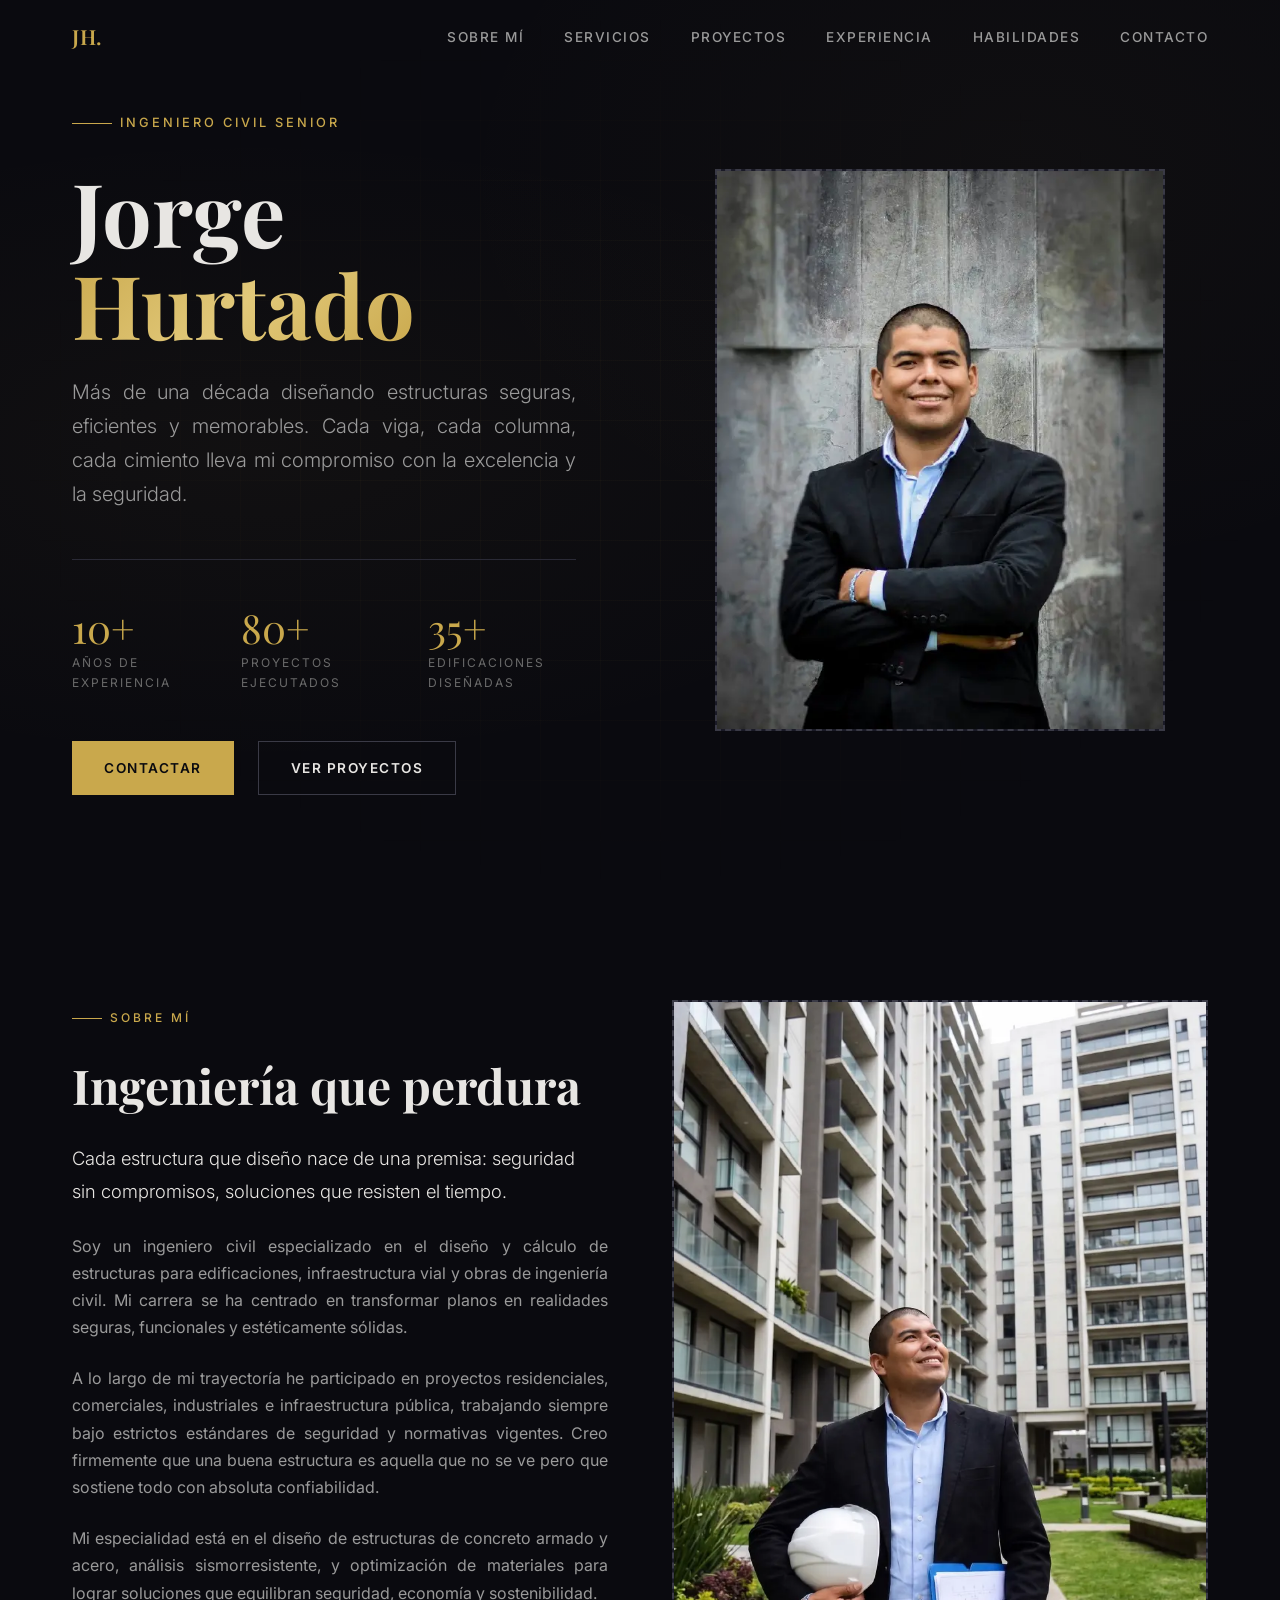
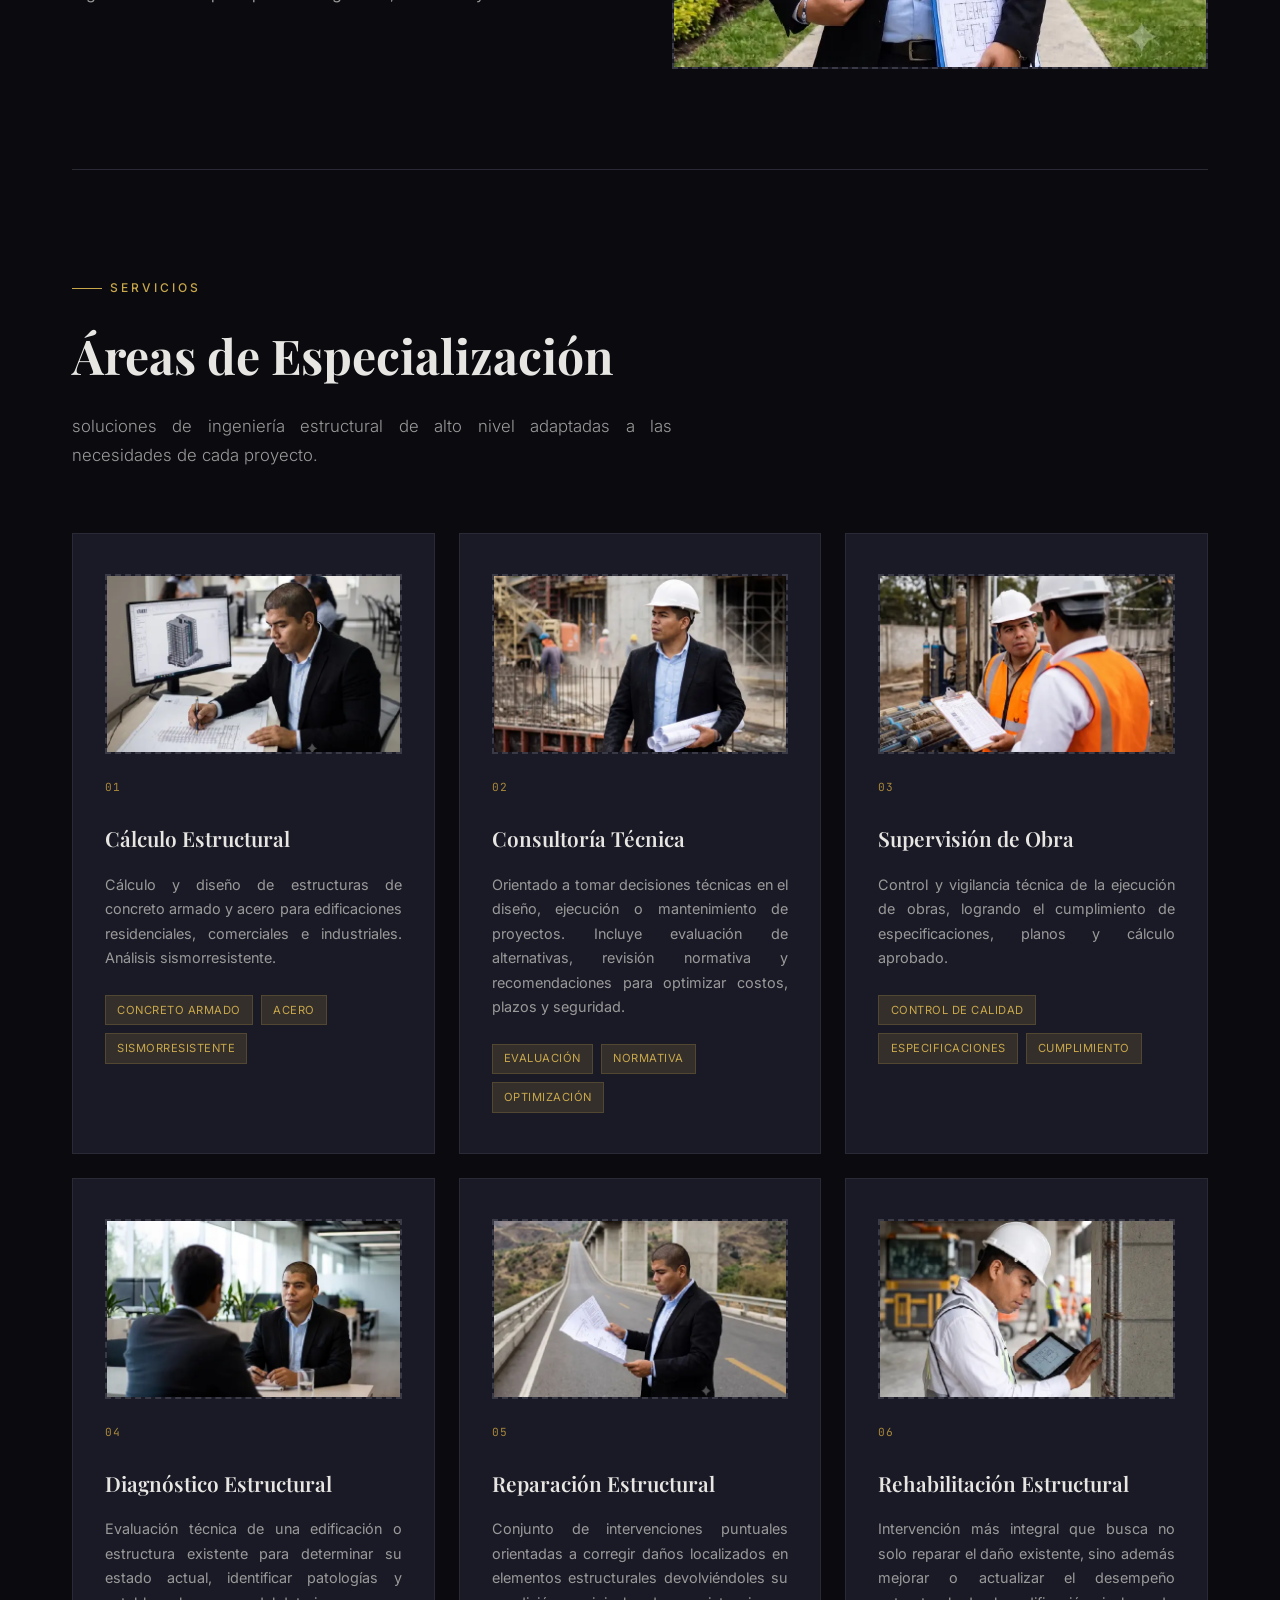
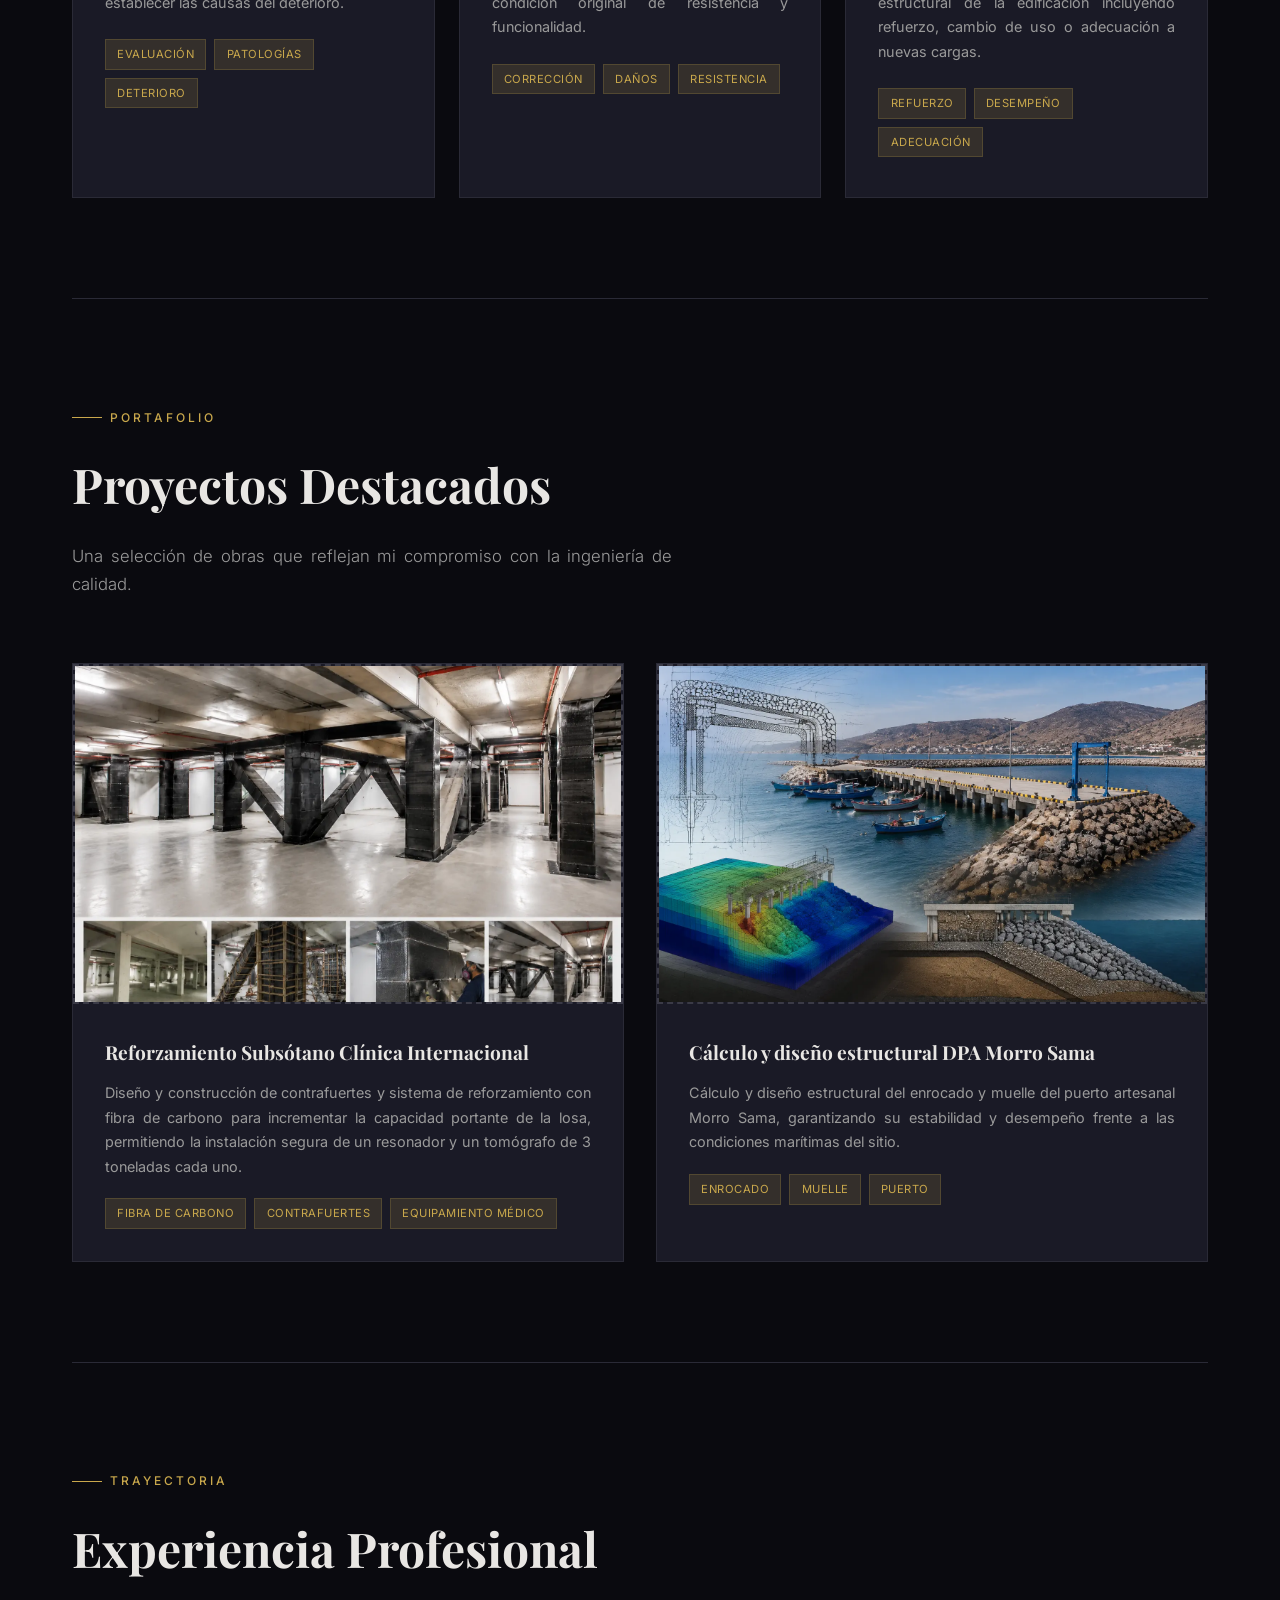
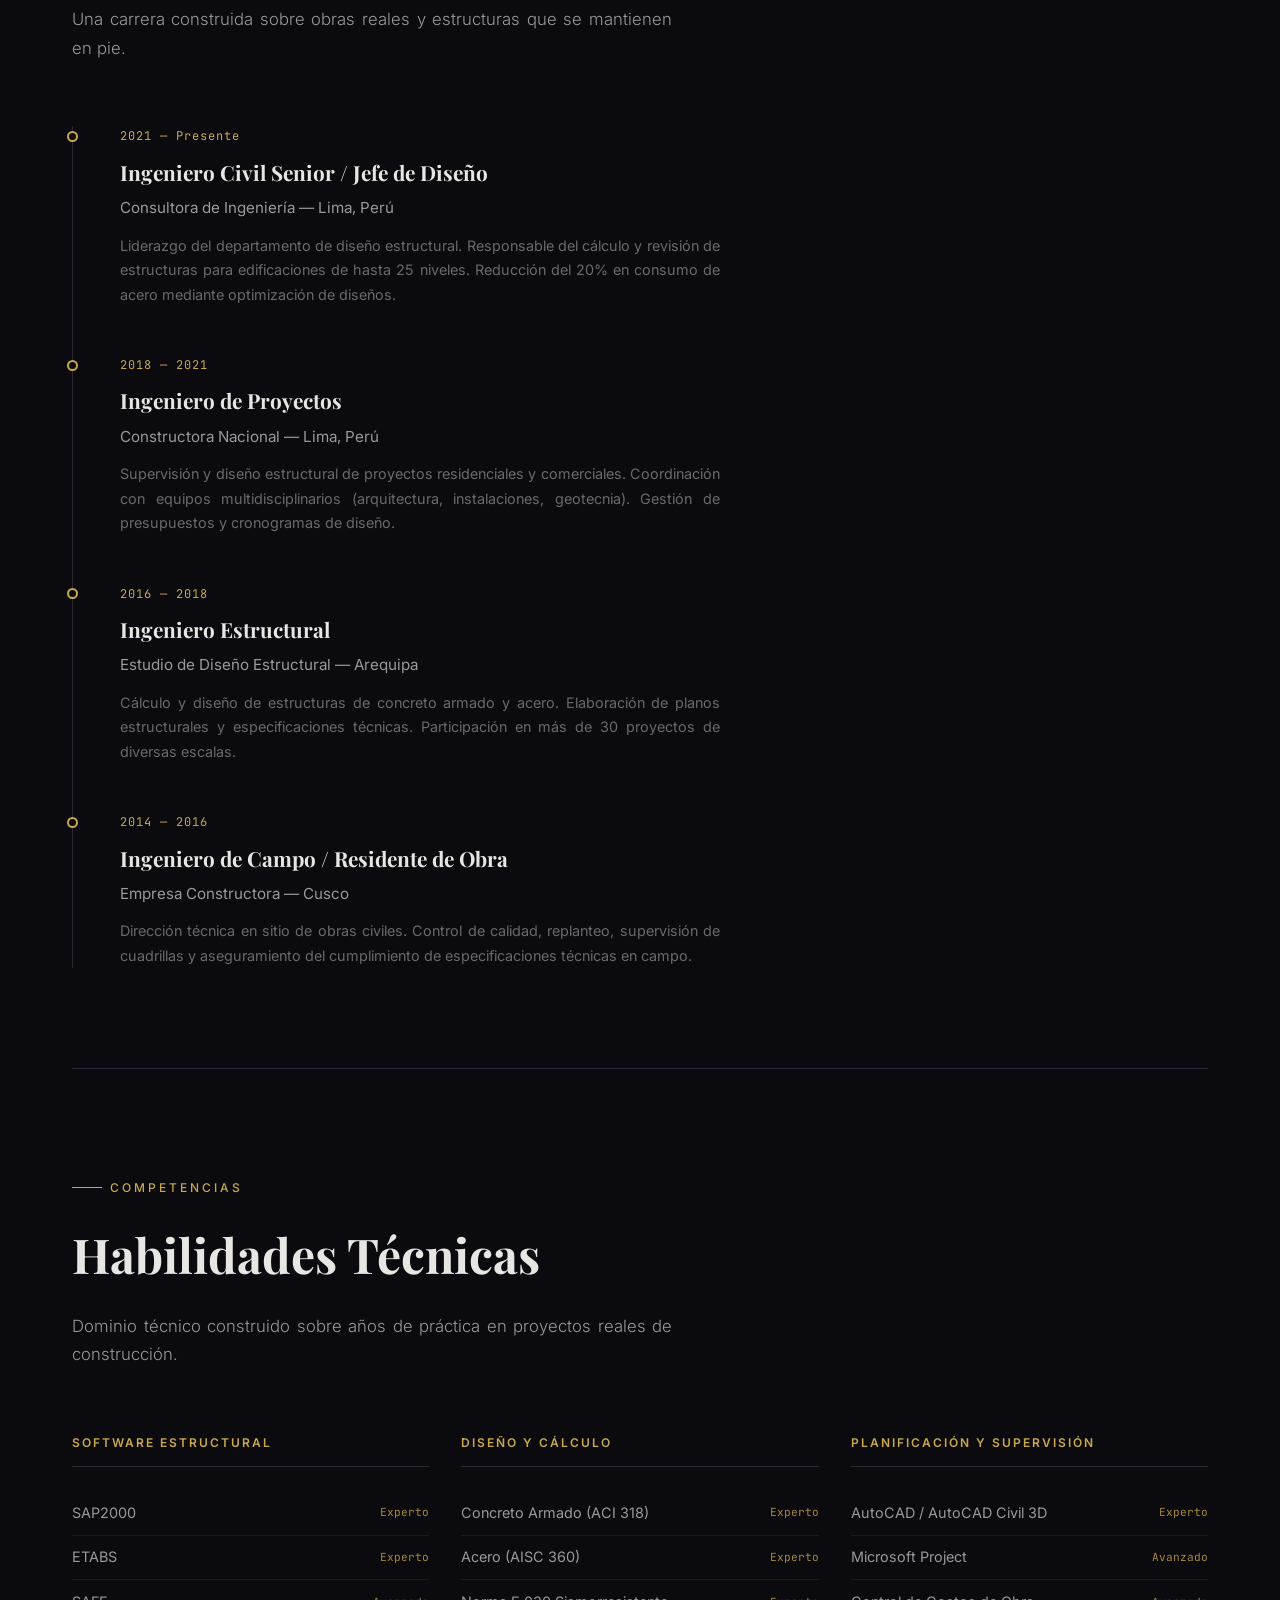
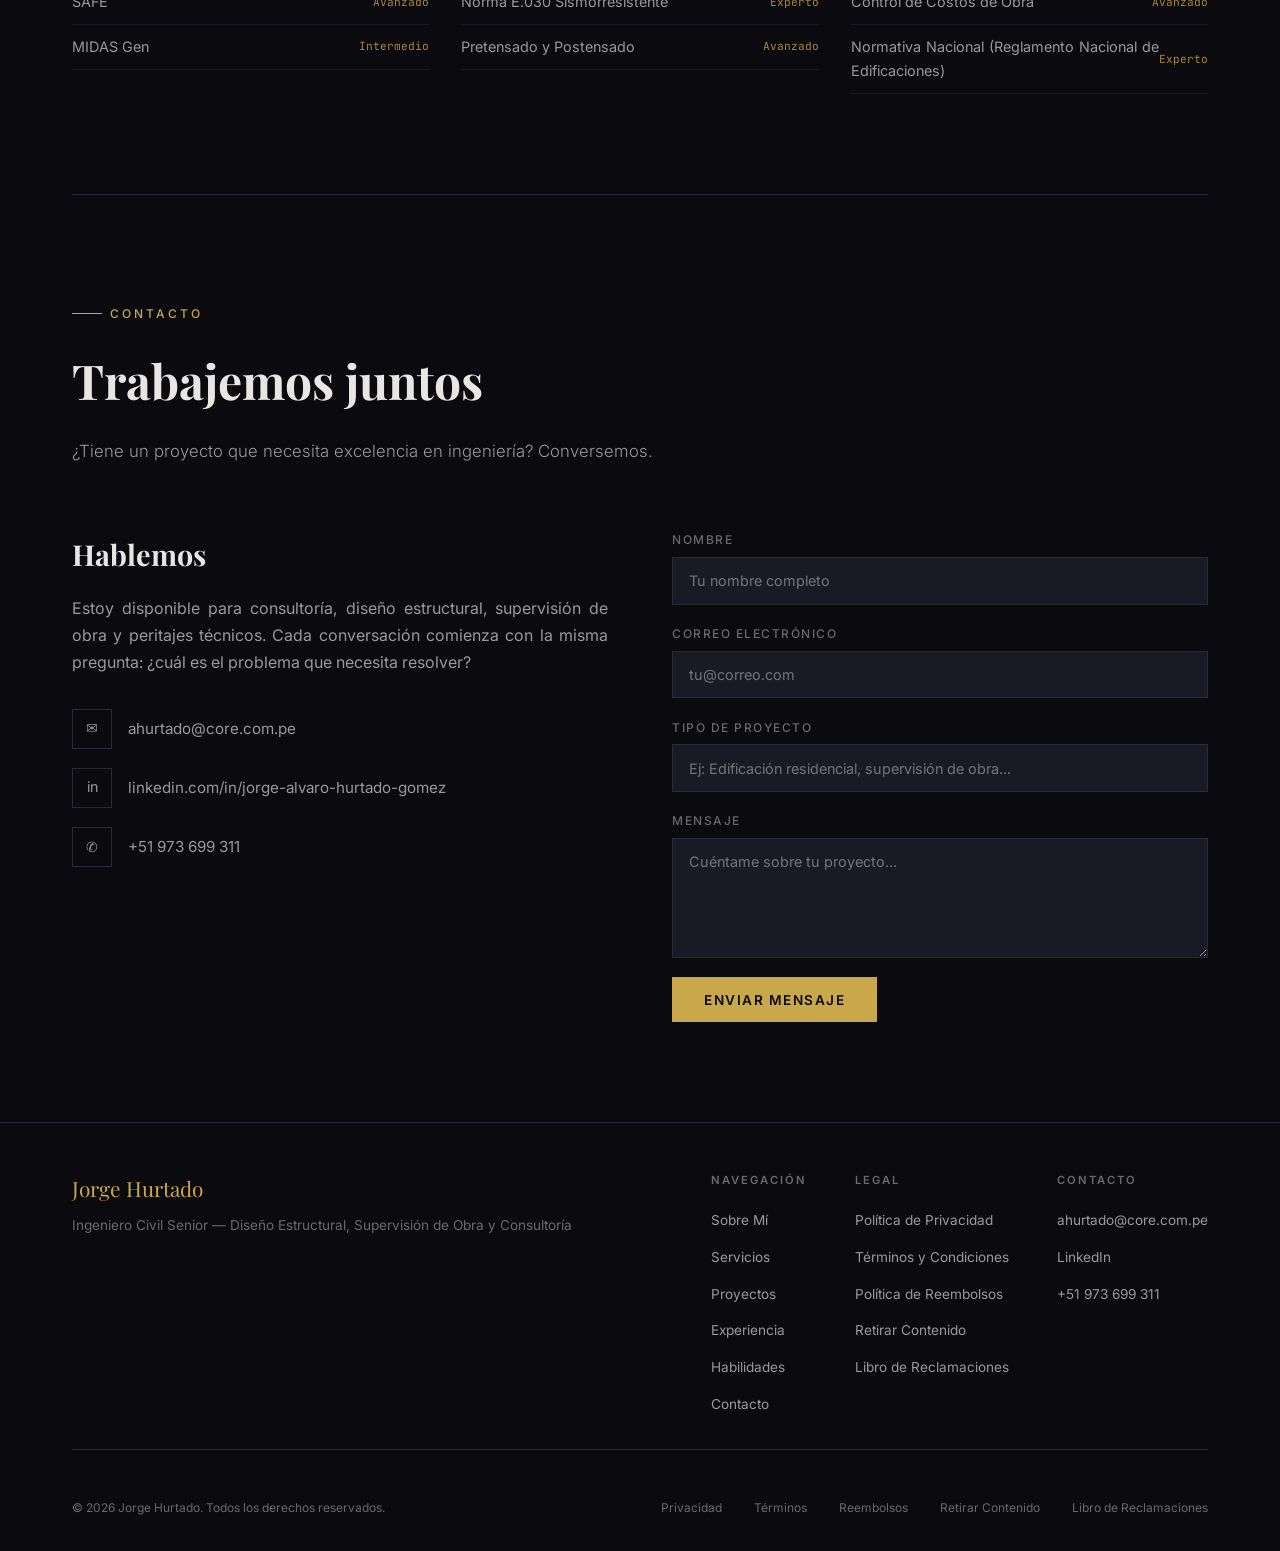
<file: index.html>
<!doctype html>
<html lang="es">
  <head>
    <meta charset="UTF-8" />
    <meta name="viewport" content="width=device-width, initial-scale=1.0" />
    <title>Jorge Hurtado — Ingeniero Civil Senior</title>
    <meta
      name="description"
      content="Portafolio profesional de Jorge Hurtado, Ingeniero Civil Senior. Diseño y cálculo de estructuras, supervisión de obra y gestión de proyectos de construcción."
    />
    <link rel="preconnect" href="https://fonts.googleapis.com" />
    <link rel="preconnect" href="https://fonts.gstatic.com" crossorigin />
    <link
      href="https://fonts.googleapis.com/css2?family=Inter:wght@300;400;500;600;700&family=Playfair+Display:wght@400;600;700&family=JetBrains+Mono:wght@400;500&display=swap"
      rel="stylesheet"
    />
    <link rel="icon" type="image/svg+xml" href="images/logo.svg" />
    <link rel="stylesheet" href="styles.css" />
  </head>
  <body>
    <!-- NAVIGATION -->
    <nav class="nav" id="nav">
      <div class="nav-inner">
        <a href="#" class="nav-logo">JH.</a>
        <ul class="nav-links" id="navLinks">
          <li><a href="#sobre-mi" onclick="closeNav()">Sobre Mí</a></li>
          <li><a href="#servicios" onclick="closeNav()">Servicios</a></li>
          <li><a href="#proyectos" onclick="closeNav()">Proyectos</a></li>
          <li><a href="#experiencia" onclick="closeNav()">Experiencia</a></li>
          <li><a href="#habilidades" onclick="closeNav()">Habilidades</a></li>
          <li><a href="#contacto" onclick="closeNav()">Contacto</a></li>
        </ul>
        <button class="nav-toggle" id="navToggle" aria-label="Menú">
          <span></span>
          <span></span>
          <span></span>
        </button>
      </div>
    </nav>

    <!-- HERO -->
    <section class="hero" id="hero">
      <div class="hero-bg"></div>
      <div class="hero-grid"></div>
      <div class="hero-content">
        <div class="hero-text">
          <div class="hero-label">Ingeniero Civil Senior</div>
          <h1 class="hero-name">
            Jorge<br /><span class="accent">Hurtado</span>
          </h1>
          <p class="hero-title">
            Más de una década diseñando estructuras seguras, eficientes y
            memorables. Cada viga, cada columna, cada cimiento lleva mi
            compromiso con la excelencia y la seguridad.
          </p>
          <div class="hero-meta">
            <div class="hero-stat">
              <div class="hero-stat-number">10+</div>
              <div class="hero-stat-label">Años de Experiencia</div>
            </div>
            <div class="hero-stat">
              <div class="hero-stat-number">80+</div>
              <div class="hero-stat-label">Proyectos Ejecutados</div>
            </div>
            <div class="hero-stat">
              <div class="hero-stat-number">35+</div>
              <div class="hero-stat-label">Edificaciones Diseñadas</div>
            </div>
          </div>
          <div class="hero-cta">
            <a href="#contacto" class="btn btn-primary">Contactar</a>
            <a href="#proyectos" class="btn btn-outline">Ver Proyectos</a>
          </div>
        </div>
        <div class="hero-photo">
          <div class="img-slot hero-photo-slot" data-img="1">
            <img
              src="images/hero.webp"
              alt="Jorge Hurtado — Ingeniero Civil Senior"
            />
          </div>
        </div>
      </div>
    </section>

    <!-- ABOUT -->
    <section class="section" id="sobre-mi">
      <div class="about-grid">
        <div class="about-text fade-in">
          <div class="section-label">Sobre Mí</div>
          <h2 class="section-title">Ingeniería que perdura</h2>
          <p class="section-subtitle">
            Cada estructura que diseño nace de una premisa: seguridad<br />sin
            compromisos, soluciones que resisten el tiempo.
          </p>
          <p>
            Soy un ingeniero civil especializado en el diseño y cálculo de
            estructuras para edificaciones, infraestructura vial y obras de
            ingeniería civil. Mi carrera se ha centrado en transformar planos en
            realidades seguras, funcionales y estéticamente sólidas.
          </p>
          <p>
            A lo largo de mi trayectoría he participado en proyectos
            residenciales, comerciales, industriales e infraestructura pública,
            trabajando siempre bajo estrictos estándares de seguridad y
            normativas vigentes. Creo firmemente que una buena estructura es
            aquella que no se ve pero que sostiene todo con absoluta
            confiabilidad.
          </p>
          <p>
            Mi especialidad está en el diseño de estructuras de concreto armado
            y acero, análisis sismorresistente, y optimización de materiales
            para lograr soluciones que equilibran seguridad, economía y
            sostenibilidad.
          </p>
        </div>
        <!-- IMAGEN 2: Foto profesional del ingeniero (retrato, uniforme de obra o en oficina con planos) -->
        <div class="about-image-wrap fade-in">
          <div class="img-slot about-img" data-img="2">
            <img
              src="images/sobre-mi.webp"
              alt="Jorge Hurtado — Ingeniero Civil"
            />
          </div>
        </div>
      </div>
    </section>

    <div class="section-divider"><hr /></div>

    <!-- SERVICES -->
    <section class="section" id="servicios">
      <div class="section-header fade-in">
        <div class="section-label">Servicios</div>
        <h2 class="section-title">Áreas de Especialización</h2>
        <p class="section-subtitle">
          soluciones de ingeniería estructural de alto nivel adaptadas a las
          necesidades de cada proyecto.
        </p>
      </div>
      <div class="services-grid">
        <!-- IMAGEN 3 -->
        <div class="service-card fade-in">
          <div class="img-slot service-img" data-img="3">
            <img
              src="images/diseño-estructural.webp"
              alt="Cálculo Estructural"
              loading="lazy"
            />
          </div>
          <div class="service-number">01</div>
          <h3 class="service-title">Cálculo Estructural</h3>
          <p class="service-desc">
            Cálculo y diseño de estructuras de concreto armado y acero para
            edificaciones residenciales, comerciales e industriales. Análisis
            sismorresistente.
          </p>
          <div class="service-tags">
            <span class="service-tag">Concreto Armado</span>
            <span class="service-tag">Acero</span>
            <span class="service-tag">Sismorresistente</span>
          </div>
        </div>

        <!-- IMAGEN 4 -->
        <div class="service-card fade-in">
          <div class="img-slot service-img" data-img="4">
            <img
              src="images/Supervisión-de-Obra.webp"
              alt="Consultoría Técnica"
              loading="lazy"
            />
          </div>
          <div class="service-number">02</div>
          <h3 class="service-title">Consultoría Técnica</h3>
          <p class="service-desc">
            Orientado a tomar decisiones técnicas en el diseño, ejecución o
            mantenimiento de proyectos. Incluye evaluación de alternativas,
            revisión normativa y recomendaciones para optimizar costos, plazos y
            seguridad.
          </p>
          <div class="service-tags">
            <span class="service-tag">Evaluación</span>
            <span class="service-tag">Normativa</span>
            <span class="service-tag">Optimización</span>
          </div>
        </div>

        <!-- IMAGEN 5 -->
        <div class="service-card fade-in">
          <div class="img-slot service-img" data-img="5">
            <img
              src="images/Estudios-de-Suelo.webp"
              alt="Supervisión de Obra"
              loading="lazy"
            />
          </div>
          <div class="service-number">03</div>
          <h3 class="service-title">Supervisión de Obra</h3>
          <p class="service-desc">
            Control y vigilancia técnica de la ejecución de obras, logrando el
            cumplimiento de especificaciones, planos y cálculo aprobado.
          </p>
          <div class="service-tags">
            <span class="service-tag">Control de Calidad</span>
            <span class="service-tag">Especificaciones</span>
            <span class="service-tag">Cumplimiento</span>
          </div>
        </div>

        <!-- IMAGEN 6 -->
        <div class="service-card fade-in">
          <div class="img-slot service-img" data-img="6">
            <img
              src="images/Consultoría-Técnica.webp"
              alt="Diagnóstico Estructural"
              loading="lazy"
            />
          </div>
          <div class="service-number">04</div>
          <h3 class="service-title">Diagnóstico Estructural</h3>
          <p class="service-desc">
            Evaluación técnica de una edificación o estructura existente para
            determinar su estado actual, identificar patologías y establecer las
            causas del deterioro.
          </p>
          <div class="service-tags">
            <span class="service-tag">Evaluación</span>
            <span class="service-tag">Patologías</span>
            <span class="service-tag">Deterioro</span>
          </div>
        </div>

        <!-- IMAGEN 7 -->
        <div class="service-card fade-in">
          <div class="img-slot service-img" data-img="7">
            <img
              src="images/Infraestructura-Vial.webp"
              alt="Reparación Estructural"
              loading="lazy"
            />
          </div>
          <div class="service-number">05</div>
          <h3 class="service-title">Reparación Estructural</h3>
          <p class="service-desc">
            Conjunto de intervenciones puntuales orientadas a corregir daños
            localizados en elementos estructurales devolviéndoles su condición
            original de resistencia y funcionalidad.
          </p>
          <div class="service-tags">
            <span class="service-tag">Corrección</span>
            <span class="service-tag">Daños</span>
            <span class="service-tag">Resistencia</span>
          </div>
        </div>

        <!-- IMAGEN 8 -->
        <div class="service-card fade-in">
          <div class="img-slot service-img" data-img="8">
            <img
              src="images/tipografia-y-geometria.webp"
              alt="Rehabilitación Estructural"
              loading="lazy"
            />
          </div>
          <div class="service-number">06</div>
          <h3 class="service-title">Rehabilitación Estructural</h3>
          <p class="service-desc">
            Intervención más integral que busca no solo reparar el daño
            existente, sino además mejorar o actualizar el desempeño estructural
            de la edificación incluyendo refuerzo, cambio de uso o adecuación a
            nuevas cargas.
          </p>
          <div class="service-tags">
            <span class="service-tag">Refuerzo</span>
            <span class="service-tag">Desempeño</span>
            <span class="service-tag">Adecuación</span>
          </div>
        </div>
      </div>
    </section>

    <div class="section-divider"><hr /></div>

    <!-- PROYECTOS DESTACADOS -->
    <section class="section" id="proyectos">
      <div class="section-header fade-in">
        <div class="section-label">Portafolio</div>
        <h2 class="section-title">Proyectos Destacados</h2>
        <p class="section-subtitle">
          Una selección de obras que reflejan mi compromiso con la ingeniería de
          calidad.
        </p>
      </div>
      <div class="projects-grid">
        <!-- IMAGEN 9 -->
        <div class="project-card fade-in">
          <div class="img-slot project-img" data-img="9">
            <img
              src="images/subsotanos.webp"
              alt="Reforzamiento Subsótano Clínica Internacional"
              loading="lazy"
            />
          </div>
          <div class="project-info">
            <h3 class="project-title">
              Reforzamiento Subsótano Clínica Internacional
            </h3>
            <p class="project-desc">
              Diseño y construcción de contrafuertes y sistema de reforzamiento
              con fibra de carbono para incrementar la capacidad portante de la
              losa, permitiendo la instalación segura de un resonador y un
              tomógrafo de 3 toneladas cada uno.
            </p>
            <div class="project-tags">
              <span class="service-tag">Fibra de Carbono</span>
              <span class="service-tag">Contrafuertes</span>
              <span class="service-tag">Equipamiento Médico</span>
            </div>
          </div>
        </div>

        <!-- IMAGEN 10 -->
        <div class="project-card fade-in">
          <div class="img-slot project-img" data-img="10">
            <img
              src="images/morro-sama.webp"
              alt="Cálculo y diseño estructural DPA Morro Sama"
              loading="lazy"
            />
          </div>
          <div class="project-info">
            <h3 class="project-title">
              Cálculo y diseño estructural DPA Morro Sama
            </h3>
            <p class="project-desc">
              Cálculo y diseño estructural del enrocado y muelle del puerto
              artesanal Morro Sama, garantizando su estabilidad y desempeño
              frente a las condiciones marítimas del sitio.
            </p>
            <div class="project-tags">
              <span class="service-tag">Enrocado</span>
              <span class="service-tag">Muelle</span>
              <span class="service-tag">Puerto</span>
            </div>
          </div>
        </div>
      </div>
    </section>

    <div class="section-divider"><hr /></div>

    <!-- EXPERIENCE -->
    <section class="section" id="experiencia">
      <div class="section-header fade-in">
        <div class="section-label">Trayectoria</div>
        <h2 class="section-title">Experiencia Profesional</h2>
        <p class="section-subtitle">
          Una carrera construida sobre obras reales y estructuras que se
          mantienen en pie.
        </p>
      </div>
      <div class="experience-container">
        <div class="experience-timeline">
          <div class="timeline-item fade-in">
            <div class="timeline-dot"></div>
            <div class="timeline-date">2021 — Presente</div>
            <h3 class="timeline-role">
              Ingeniero Civil Senior / Jefe de Diseño
            </h3>
            <div class="timeline-company">
              Consultora de Ingeniería — Lima, Perú
            </div>
            <p class="timeline-desc">
              Liderazgo del departamento de diseño estructural. Responsable del
              cálculo y revisión de estructuras para edificaciones de hasta 25
              niveles. Reducción del 20% en consumo de acero mediante
              optimización de diseños.
            </p>
          </div>
          <div class="timeline-item fade-in">
            <div class="timeline-dot"></div>
            <div class="timeline-date">2018 — 2021</div>
            <h3 class="timeline-role">Ingeniero de Proyectos</h3>
            <div class="timeline-company">
              Constructora Nacional — Lima, Perú
            </div>
            <p class="timeline-desc">
              Supervisión y diseño estructural de proyectos residenciales y
              comerciales. Coordinación con equipos multidisciplinarios
              (arquitectura, instalaciones, geotecnia). Gestión de presupuestos
              y cronogramas de diseño.
            </p>
          </div>
          <div class="timeline-item fade-in">
            <div class="timeline-dot"></div>
            <div class="timeline-date">2016 — 2018</div>
            <h3 class="timeline-role">Ingeniero Estructural</h3>
            <div class="timeline-company">
              Estudio de Diseño Estructural — Arequipa
            </div>
            <p class="timeline-desc">
              Cálculo y diseño de estructuras de concreto armado y acero.
              Elaboración de planos estructurales y especificaciones técnicas.
              Participación en más de 30 proyectos de diversas escalas.
            </p>
          </div>
          <div class="timeline-item fade-in">
            <div class="timeline-dot"></div>
            <div class="timeline-date">2014 — 2016</div>
            <h3 class="timeline-role">
              Ingeniero de Campo / Residente de Obra
            </h3>
            <div class="timeline-company">Empresa Constructora — Cusco</div>
            <p class="timeline-desc">
              Dirección técnica en sitio de obras civiles. Control de calidad,
              replanteo, supervisión de cuadrillas y aseguramiento del
              cumplimiento de especificaciones técnicas en campo.
            </p>
          </div>
        </div>
      </div>
    </section>

    <div class="section-divider"><hr /></div>

    <!-- SKILLS -->
    <section class="section" id="habilidades">
      <div class="section-header fade-in">
        <div class="section-label">Competencias</div>
        <h2 class="section-title">Habilidades Técnicas</h2>
        <p class="section-subtitle">
          Dominio técnico construido sobre años de práctica en proyectos reales
          de construcción.
        </p>
      </div>
      <div class="skills-container">
        <div class="skills-grid fade-in">
          <div>
            <div class="skill-group-title">Software Estructural</div>
            <div class="skill-item">
              <span class="skill-name">SAP2000</span
              ><span class="skill-level">Experto</span>
            </div>
            <div class="skill-item">
              <span class="skill-name">ETABS</span
              ><span class="skill-level">Experto</span>
            </div>
            <div class="skill-item">
              <span class="skill-name">SAFE</span
              ><span class="skill-level">Avanzado</span>
            </div>
            <div class="skill-item">
              <span class="skill-name">MIDAS Gen</span
              ><span class="skill-level">Intermedio</span>
            </div>
          </div>
          <div>
            <div class="skill-group-title">Diseño y Cálculo</div>
            <div class="skill-item">
              <span class="skill-name">Concreto Armado (ACI 318)</span
              ><span class="skill-level">Experto</span>
            </div>
            <div class="skill-item">
              <span class="skill-name">Acero (AISC 360)</span
              ><span class="skill-level">Experto</span>
            </div>
            <div class="skill-item">
              <span class="skill-name">Norma E.030 Sismorresistente</span
              ><span class="skill-level">Experto</span>
            </div>
            <div class="skill-item">
              <span class="skill-name">Pretensado y Postensado</span
              ><span class="skill-level">Avanzado</span>
            </div>
          </div>
          <div>
            <div class="skill-group-title">Planificación y Supervisión</div>
            <div class="skill-item">
              <span class="skill-name">AutoCAD / AutoCAD Civil 3D</span
              ><span class="skill-level">Experto</span>
            </div>
            <div class="skill-item">
              <span class="skill-name">Microsoft Project</span
              ><span class="skill-level">Avanzado</span>
            </div>
            <div class="skill-item">
              <span class="skill-name">Control de Costos de Obra</span
              ><span class="skill-level">Avanzado</span>
            </div>
            <div class="skill-item">
              <span class="skill-name"
                >Normativa Nacional (Reglamento Nacional de Edificaciones)</span
              ><span class="skill-level">Experto</span>
            </div>
          </div>
        </div>
      </div>
    </section>

    <div class="section-divider"><hr /></div>

    <!-- CONTACT -->
    <section class="section" id="contacto">
      <div class="section-header fade-in">
        <div class="section-label">Contacto</div>
        <h2 class="section-title">Trabajemos juntos</h2>
        <p class="section-subtitle">
          ¿Tiene un proyecto que necesita excelencia en ingeniería? Conversemos.
        </p>
      </div>
      <div class="contact-container">
        <div class="contact-info fade-in">
          <h3>Hablemos</h3>
          <p>
            Estoy disponible para consultoría, diseño estructural, supervisión
            de obra y peritajes técnicos. Cada conversación comienza con la
            misma pregunta: ¿cuál es el problema que necesita resolver?
          </p>
          <div class="contact-links">
            <a href="mailto:ahurtado@core.com.pe" class="contact-link">
              <div class="contact-link-icon">✉</div>
              <span>ahurtado@core.com.pe</span>
            </a>
            <a
              href="https://linkedin.com/in/jorge-alvaro-hurtado-gomez/"
              target="_blank"
              class="contact-link"
            >
              <div class="contact-link-icon">in</div>
              <span>linkedin.com/in/jorge-alvaro-hurtado-gomez</span>
            </a>
            <a
              href="https://wa.me/51973699311"
              target="_blank"
              class="contact-link"
            >
              <div class="contact-link-icon">✆</div>
              <span>+51 973 699 311</span>
            </a>
          </div>
        </div>
        <form class="contact-form fade-in" action="https://api.web3forms.com/submit" method="POST" onsubmit="handleSubmit(event)">
          <input type="hidden" name="access_key" value="0cfcb793-e1e2-44a4-aaea-1705bb966cec">
          <input type="hidden" name="subject" value="Nuevo mensaje desde jorgehurtado.dev">
          <input type="hidden" name="from_name" value="Contacto Web">
          <input type="hidden" name="replyto" id="replyto" value="">
          <div class="form-group">
            <label for="name">Nombre</label>
            <input
              type="text"
              id="name"
              name="name"
              required
              placeholder="Tu nombre completo"
            />
          </div>
          <div class="form-group">
            <label for="email">Correo Electrónico</label>
            <input
              type="email"
              id="email"
              name="email"
              required
              placeholder="tu@correo.com"
            />
          </div>
          <div class="form-group">
            <label for="project">Tipo de Proyecto</label>
            <input
              type="text"
              id="project"
              name="project"
              placeholder="Ej: Edificación residencial, supervisión de obra..."
            />
          </div>
          <div class="form-group">
            <label for="message">Mensaje</label>
            <textarea
              id="message"
              name="message"
              required
              placeholder="Cuéntame sobre tu proyecto..."
            ></textarea>
          </div>
          <button
            type="submit"
            class="btn btn-primary"
            style="align-self: flex-start"
          >
            Enviar Mensaje
          </button>
        </form>
      </div>
    </section>

    <!-- FOOTER -->
    <footer class="footer">
      <div class="footer-inner">
        <div class="footer-top">
          <div>
            <div class="footer-brand">Jorge Hurtado</div>
            <div class="footer-tagline">
              Ingeniero Civil Senior — Diseño Estructural, Supervisión de Obra y
              Consultoría
            </div>
          </div>
          <div class="footer-nav">
            <div class="footer-col">
              <div class="footer-col-title">Navegación</div>
              <ul>
                <li><a href="#sobre-mi">Sobre Mí</a></li>
                <li><a href="#servicios">Servicios</a></li>
                <li><a href="#proyectos">Proyectos</a></li>
                <li><a href="#experiencia">Experiencia</a></li>
                <li><a href="#habilidades">Habilidades</a></li>
                <li><a href="#contacto">Contacto</a></li>
              </ul>
            </div>
            <div class="footer-col">
              <div class="footer-col-title">Legal</div>
              <ul>
                <li><a href="privacidad.html">Política de Privacidad</a></li>
                <li><a href="terminos.html">Términos y Condiciones</a></li>
                <li><a href="reembolsos.html">Política de Reembolsos</a></li>
                <li><a href="retirar-contenido.html">Retirar Contenido</a></li>
                <li><a href="https://docs.google.com/forms/d/e/1FAIpQLSc6-UUeUOH3_AMlY1svMd2LR1To4y-ToUEbB1d33BlJ3AC2iQ/viewform?usp=sharing&ouid=113939090749411451993" target="_blank">Libro de Reclamaciones</a></li>
              </ul>
            </div>
            <div class="footer-col">
              <div class="footer-col-title">Contacto</div>
              <ul>
                <li>
                  <a href="mailto:ahurtado@core.com.pe">ahurtado@core.com.pe</a>
                </li>
                <li>
                  <a
                    href="https://linkedin.com/in/jorge-alvaro-hurtado-gomez/"
                    target="_blank"
                    >LinkedIn</a
                  >
                </li>
                <li>
                  <a href="https://wa.me/51973699311" target="_blank"
                    >+51 973 699 311</a
                  >
                </li>
              </ul>
            </div>
          </div>
        </div>
        <div class="footer-bottom">
          <div class="footer-copy">
            © 2026 Jorge Hurtado. Todos los derechos reservados.
          </div>
          <div class="footer-legal">
            <a href="privacidad.html">Privacidad</a>
            <a href="terminos.html">Términos</a>
            <a href="reembolsos.html">Reembolsos</a>
            <a href="retirar-contenido.html">Retirar Contenido</a>
            <a href="https://docs.google.com/forms/d/e/1FAIpQLSc6-UUeUOH3_AMlY1svMd2LR1To4y-ToUEbB1d33BlJ3AC2iQ/viewform?usp=sharing&ouid=113939090749411451993" target="_blank">Libro de Reclamaciones</a>
          </div>
        </div>
      </div>
    </footer>

    <script>
      const nav = document.getElementById("nav");
      window.addEventListener("scroll", () => {
        nav.classList.toggle("scrolled", window.scrollY > 50);
      });

      const navToggle = document.getElementById("navToggle");
      const navLinks = document.getElementById("navLinks");
      navToggle.addEventListener("click", () =>
        navLinks.classList.toggle("active"),
      );
      function closeNav() {
        navLinks.classList.remove("active");
      }

      const observer = new IntersectionObserver(
        (entries) => {
          entries.forEach((entry) => {
            if (entry.isIntersecting) entry.target.classList.add("visible");
          });
        },
        { threshold: 0.1 },
      );
      document
        .querySelectorAll(".fade-in")
        .forEach((el) => observer.observe(el));

      async function handleSubmit(e) {
        e.preventDefault();
        const form = e.target;
        const btn = form.querySelector('button[type="submit"]');
        const original = btn.textContent;
        form.replyto.value = form.email.value;
        btn.textContent = "Enviando...";
        btn.disabled = true;

        try {
          const formData = new FormData(form);
          const resp = await fetch(form.action, { method: "POST", body: formData });
          const data = await resp.json();

          if (data.success) {
            btn.textContent = "Mensaje Enviado ✓";
            btn.style.background = "#2a6a3a";
            form.reset();
          } else {
            btn.textContent = "Error, intenta de nuevo";
            btn.style.background = "#8b1a1a";
          }
        } catch {
          btn.textContent = "Error de conexión";
          btn.style.background = "#8b1a1a";
        }

        btn.disabled = false;
        setTimeout(() => {
          btn.textContent = original;
          btn.style.background = "";
        }, 4000);
      }
    </script>
  </body>
</html>
</file>
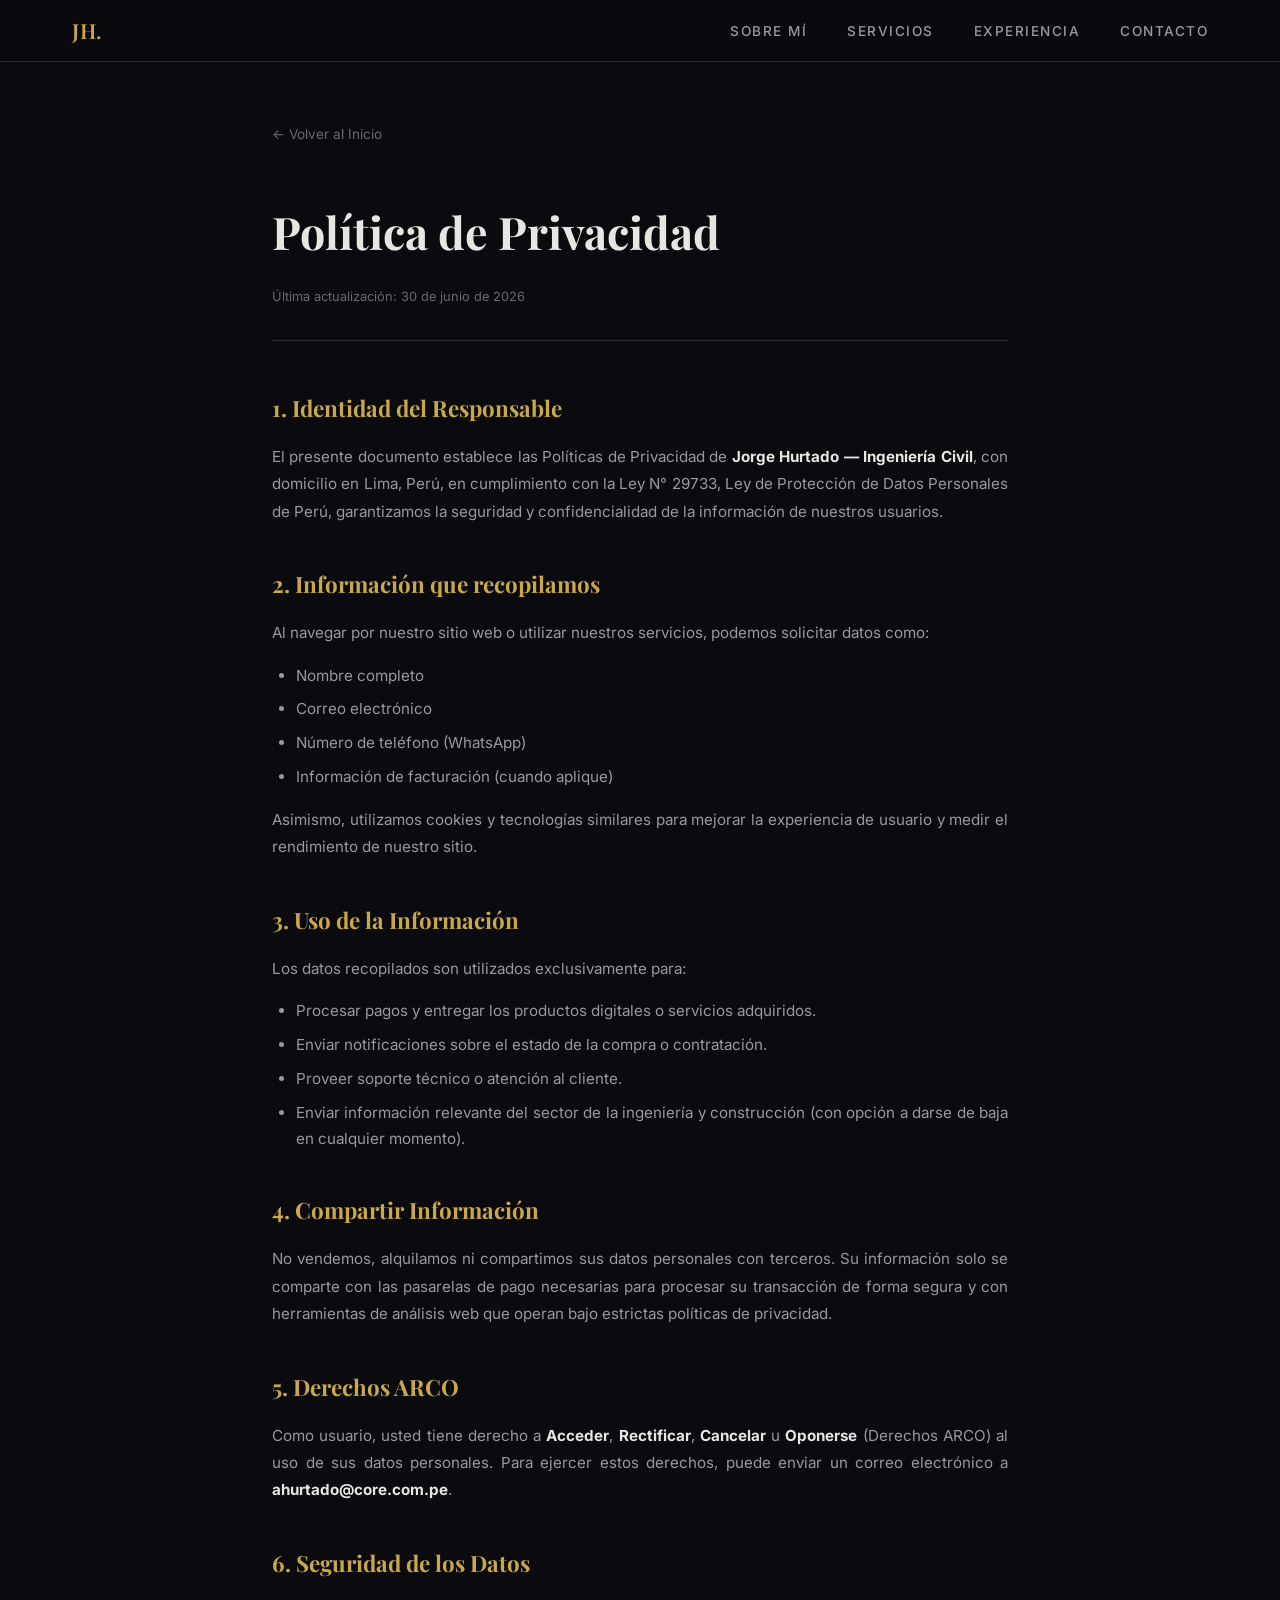
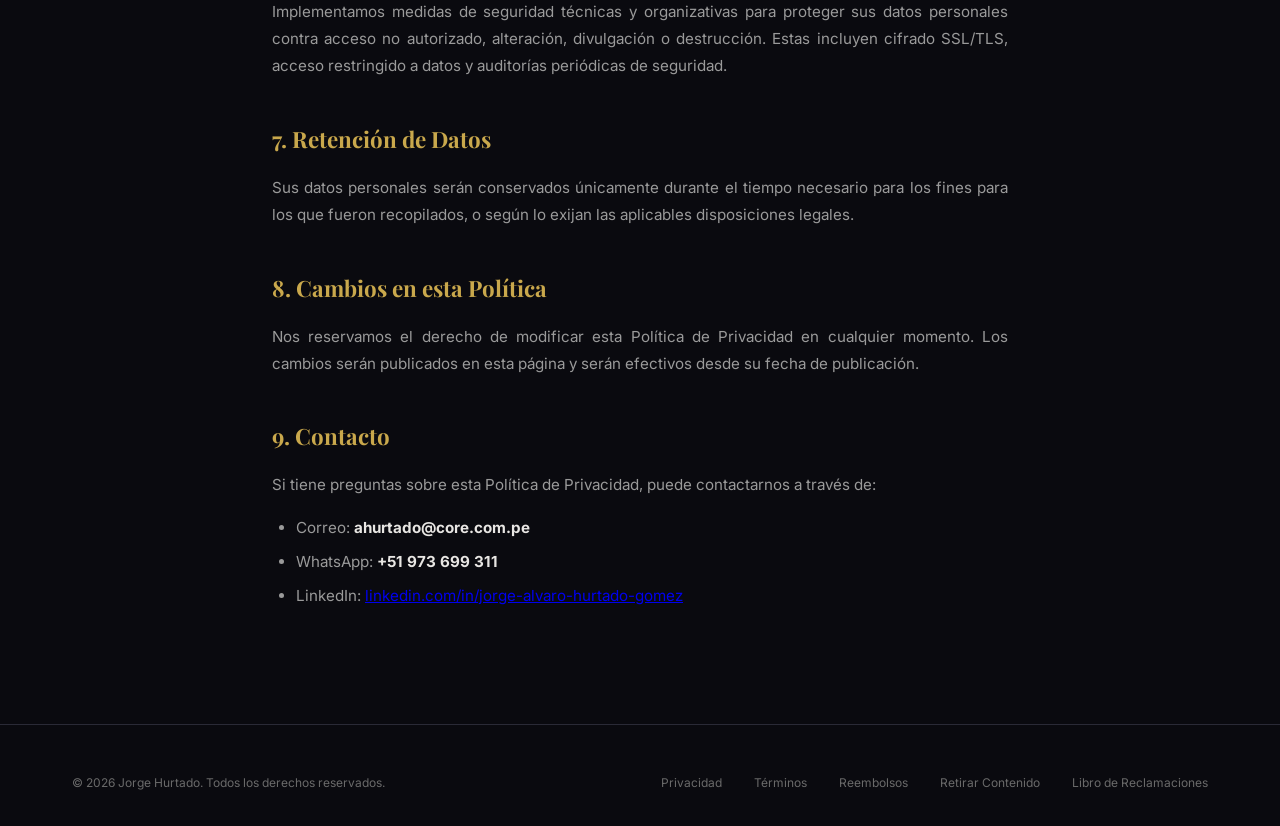
<file: privacidad.html>
<!DOCTYPE html>
<html lang="es">
<head>
  <meta charset="UTF-8">
  <meta name="viewport" content="width=device-width, initial-scale=1.0">
  <title>Política de Privacidad — Jorge Hurtado</title>
  <meta name="description" content="Política de Privacidad del sitio web de Jorge Hurtado, Ingeniero Civil Senior.">
  <link rel="preconnect" href="https://fonts.googleapis.com">
  <link rel="preconnect" href="https://fonts.gstatic.com" crossorigin>
  <link href="https://fonts.googleapis.com/css2?family=Inter:wght@300;400;500;600;700&family=Playfair+Display:wght@400;600;700&family=JetBrains+Mono:wght@400;500&display=swap" rel="stylesheet">
  <link rel="icon" type="image/svg+xml" href="images/logo.svg">
  <link rel="stylesheet" href="styles.css">
</head>
<body>

  <!-- NAVIGATION -->
  <nav class="nav scrolled" id="nav">
    <div class="nav-inner">
      <a href="index.html" class="nav-logo">JH.</a>
      <ul class="nav-links" id="navLinks">
        <li><a href="index.html#sobre-mi">Sobre Mí</a></li>
        <li><a href="index.html#servicios">Servicios</a></li>
        <li><a href="index.html#experiencia">Experiencia</a></li>
        <li><a href="index.html#contacto">Contacto</a></li>
      </ul>
      <button class="nav-toggle" id="navToggle" aria-label="Menú">
        <span></span><span></span><span></span>
      </button>
    </div>
  </nav>

  <!-- CONTENT -->
  <main class="legal-page">
    <div class="legal-container">
      <a href="index.html" class="legal-back">← Volver al Inicio</a>

      <h1 class="legal-title">Política de Privacidad</h1>
      <div class="legal-updated">Última actualización: 30 de junio de 2026</div>

      <div class="legal-content">
        <h2>1. Identidad del Responsable</h2>
        <p>El presente documento establece las Políticas de Privacidad de <strong>Jorge Hurtado — Ingeniería Civil</strong>, con domicilio en Lima, Perú, en cumplimiento con la Ley N° 29733, Ley de Protección de Datos Personales de Perú, garantizamos la seguridad y confidencialidad de la información de nuestros usuarios.</p>

        <h2>2. Información que recopilamos</h2>
        <p>Al navegar por nuestro sitio web o utilizar nuestros servicios, podemos solicitar datos como:</p>
        <ul>
          <li>Nombre completo</li>
          <li>Correo electrónico</li>
          <li>Número de teléfono (WhatsApp)</li>
          <li>Información de facturación (cuando aplique)</li>
        </ul>
        <p>Asimismo, utilizamos cookies y tecnologías similares para mejorar la experiencia de usuario y medir el rendimiento de nuestro sitio.</p>

        <h2>3. Uso de la Información</h2>
        <p>Los datos recopilados son utilizados exclusivamente para:</p>
        <ul>
          <li>Procesar pagos y entregar los productos digitales o servicios adquiridos.</li>
          <li>Enviar notificaciones sobre el estado de la compra o contratación.</li>
          <li>Proveer soporte técnico o atención al cliente.</li>
          <li>Enviar información relevante del sector de la ingeniería y construcción (con opción a darse de baja en cualquier momento).</li>
        </ul>

        <h2>4. Compartir Información</h2>
        <p>No vendemos, alquilamos ni compartimos sus datos personales con terceros. Su información solo se comparte con las pasarelas de pago necesarias para procesar su transacción de forma segura y con herramientas de análisis web que operan bajo estrictas políticas de privacidad.</p>

        <h2>5. Derechos ARCO</h2>
        <p>Como usuario, usted tiene derecho a <strong>Acceder</strong>, <strong>Rectificar</strong>, <strong>Cancelar</strong> u <strong>Oponerse</strong> (Derechos ARCO) al uso de sus datos personales. Para ejercer estos derechos, puede enviar un correo electrónico a <strong>ahurtado@core.com.pe</strong>.</p>

        <h2>6. Seguridad de los Datos</h2>
        <p>Implementamos medidas de seguridad técnicas y organizativas para proteger sus datos personales contra acceso no autorizado, alteración, divulgación o destrucción. Estas incluyen cifrado SSL/TLS, acceso restringido a datos y auditorías periódicas de seguridad.</p>

        <h2>7. Retención de Datos</h2>
        <p>Sus datos personales serán conservados únicamente durante el tiempo necesario para los fines para los que fueron recopilados, o según lo exijan las aplicables disposiciones legales.</p>

        <h2>8. Cambios en esta Política</h2>
        <p>Nos reservamos el derecho de modificar esta Política de Privacidad en cualquier momento. Los cambios serán publicados en esta página y serán efectivos desde su fecha de publicación.</p>

        <h2>9. Contacto</h2>
        <p>Si tiene preguntas sobre esta Política de Privacidad, puede contactarnos a través de:</p>
        <ul>
          <li>Correo: <strong>ahurtado@core.com.pe</strong></li>
          <li>WhatsApp: <strong>+51 973 699 311</strong></li>
          <li>LinkedIn: <a href="https://linkedin.com/in/jorge-alvaro-hurtado-gomez/" target="_blank">linkedin.com/in/jorge-alvaro-hurtado-gomez</a></li>
        </ul>
      </div>
    </div>
  </main>

  <!-- FOOTER -->
  <footer class="footer">
    <div class="footer-inner">
      <div class="footer-bottom">
        <div class="footer-copy">© 2026 Jorge Hurtado. Todos los derechos reservados.</div>
        <div class="footer-legal">
          <a href="privacidad.html">Privacidad</a>
          <a href="terminos.html">Términos</a>
          <a href="reembolsos.html">Reembolsos</a>
          <a href="retirar-contenido.html">Retirar Contenido</a>
          <a href="https://docs.google.com/forms/d/e/1FAIpQLSc6-UUeUOH3_AMlY1svMd2LR1To4y-ToUEbB1d33BlJ3AC2iQ/viewform?usp=sharing&ouid=113939090749411451993" target="_blank">Libro de Reclamaciones</a>
        </div>
      </div>
    </div>
  </footer>

  <script>
    const navToggle = document.getElementById('navToggle');
    const navLinks = document.getElementById('navLinks');
    navToggle.addEventListener('click', () => navLinks.classList.toggle('active'));
  </script>

</body>
</html>
</file>
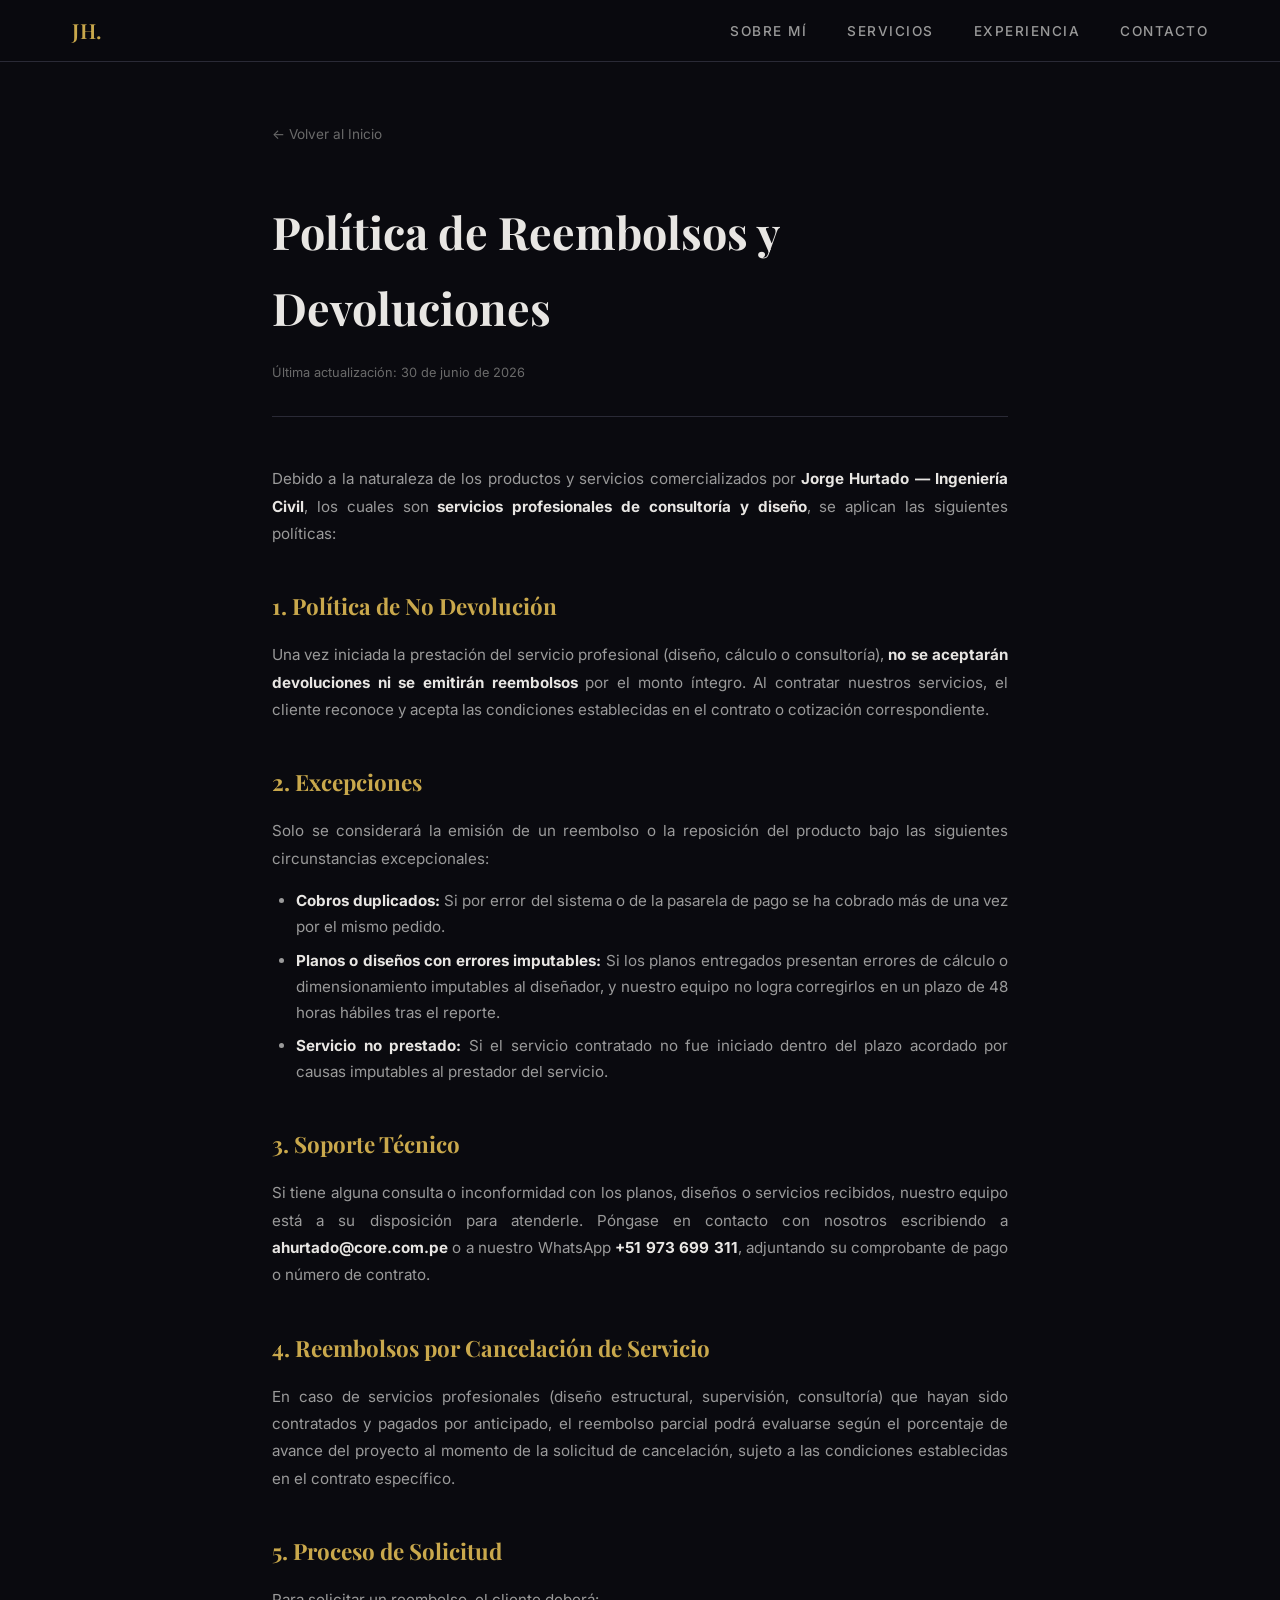
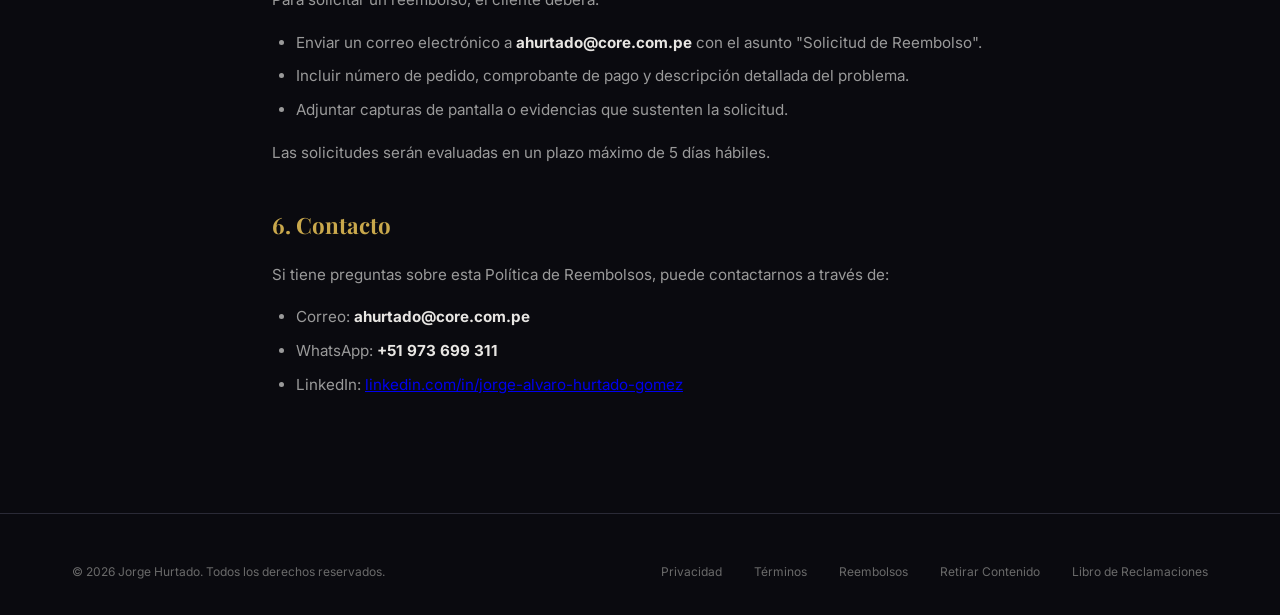
<file: reembolsos.html>
<!DOCTYPE html>
<html lang="es">
<head>
  <meta charset="UTF-8">
  <meta name="viewport" content="width=device-width, initial-scale=1.0">
  <title>Política de Reembolsos — Jorge Hurtado</title>
  <meta name="description" content="Política de Reembolsos y Devoluciones del sitio web de Jorge Hurtado, Ingeniero Civil Senior.">
  <link rel="preconnect" href="https://fonts.googleapis.com">
  <link rel="preconnect" href="https://fonts.gstatic.com" crossorigin>
  <link href="https://fonts.googleapis.com/css2?family=Inter:wght@300;400;500;600;700&family=Playfair+Display:wght@400;600;700&family=JetBrains+Mono:wght@400;500&display=swap" rel="stylesheet">
  <link rel="icon" type="image/svg+xml" href="images/logo.svg">
  <link rel="stylesheet" href="styles.css">
</head>
<body>

  <!-- NAVIGATION -->
  <nav class="nav scrolled" id="nav">
    <div class="nav-inner">
      <a href="index.html" class="nav-logo">JH.</a>
      <ul class="nav-links" id="navLinks">
        <li><a href="index.html#sobre-mi">Sobre Mí</a></li>
        <li><a href="index.html#servicios">Servicios</a></li>
        <li><a href="index.html#experiencia">Experiencia</a></li>
        <li><a href="index.html#contacto">Contacto</a></li>
      </ul>
      <button class="nav-toggle" id="navToggle" aria-label="Menú">
        <span></span><span></span><span></span>
      </button>
    </div>
  </nav>

  <!-- CONTENT -->
  <main class="legal-page">
    <div class="legal-container">
      <a href="index.html" class="legal-back">← Volver al Inicio</a>

      <h1 class="legal-title">Política de Reembolsos y Devoluciones</h1>
      <div class="legal-updated">Última actualización: 30 de junio de 2026</div>

      <div class="legal-content">
        <p>Debido a la naturaleza de los productos y servicios comercializados por <strong>Jorge Hurtado — Ingeniería Civil</strong>, los cuales son <strong>servicios profesionales de consultoría y diseño</strong>, se aplican las siguientes políticas:</p>

        <h2>1. Política de No Devolución</h2>
        <p>Una vez iniciada la prestación del servicio profesional (diseño, cálculo o consultoría), <strong>no se aceptarán devoluciones ni se emitirán reembolsos</strong> por el monto íntegro. Al contratar nuestros servicios, el cliente reconoce y acepta las condiciones establecidas en el contrato o cotización correspondiente.</p>

        <h2>2. Excepciones</h2>
        <p>Solo se considerará la emisión de un reembolso o la reposición del producto bajo las siguientes circunstancias excepcionales:</p>
        <ul>
          <li><strong>Cobros duplicados:</strong> Si por error del sistema o de la pasarela de pago se ha cobrado más de una vez por el mismo pedido.</li>
          <li><strong>Planos o diseños con errores imputables:</strong> Si los planos entregados presentan errores de cálculo o dimensionamiento imputables al diseñador, y nuestro equipo no logra corregirlos en un plazo de 48 horas hábiles tras el reporte.</li>
          <li><strong>Servicio no prestado:</strong> Si el servicio contratado no fue iniciado dentro del plazo acordado por causas imputables al prestador del servicio.</li>
        </ul>

        <h2>3. Soporte Técnico</h2>
        <p>Si tiene alguna consulta o inconformidad con los planos, diseños o servicios recibidos, nuestro equipo está a su disposición para atenderle. Póngase en contacto con nosotros escribiendo a <strong>ahurtado@core.com.pe</strong> o a nuestro WhatsApp <strong>+51 973 699 311</strong>, adjuntando su comprobante de pago o número de contrato.</p>

        <h2>4. Reembolsos por Cancelación de Servicio</h2>
        <p>En caso de servicios profesionales (diseño estructural, supervisión, consultoría) que hayan sido contratados y pagados por anticipado, el reembolso parcial podrá evaluarse según el porcentaje de avance del proyecto al momento de la solicitud de cancelación, sujeto a las condiciones establecidas en el contrato específico.</p>

        <h2>5. Proceso de Solicitud</h2>
        <p>Para solicitar un reembolso, el cliente deberá:</p>
        <ul>
          <li>Enviar un correo electrónico a <strong>ahurtado@core.com.pe</strong> con el asunto "Solicitud de Reembolso".</li>
          <li>Incluir número de pedido, comprobante de pago y descripción detallada del problema.</li>
          <li>Adjuntar capturas de pantalla o evidencias que sustenten la solicitud.</li>
        </ul>
        <p>Las solicitudes serán evaluadas en un plazo máximo de 5 días hábiles.</p>

        <h2>6. Contacto</h2>
        <p>Si tiene preguntas sobre esta Política de Reembolsos, puede contactarnos a través de:</p>
        <ul>
          <li>Correo: <strong>ahurtado@core.com.pe</strong></li>
          <li>WhatsApp: <strong>+51 973 699 311</strong></li>
          <li>LinkedIn: <a href="https://linkedin.com/in/jorge-alvaro-hurtado-gomez/" target="_blank">linkedin.com/in/jorge-alvaro-hurtado-gomez</a></li>
        </ul>
      </div>
    </div>
  </main>

  <!-- FOOTER -->
  <footer class="footer">
    <div class="footer-inner">
      <div class="footer-bottom">
        <div class="footer-copy">© 2026 Jorge Hurtado. Todos los derechos reservados.</div>
        <div class="footer-legal">
          <a href="privacidad.html">Privacidad</a>
          <a href="terminos.html">Términos</a>
          <a href="reembolsos.html">Reembolsos</a>
          <a href="retirar-contenido.html">Retirar Contenido</a>
          <a href="https://docs.google.com/forms/d/e/1FAIpQLSc6-UUeUOH3_AMlY1svMd2LR1To4y-ToUEbB1d33BlJ3AC2iQ/viewform?usp=sharing&ouid=113939090749411451993" target="_blank">Libro de Reclamaciones</a>
        </div>
      </div>
    </div>
  </footer>

  <script>
    const navToggle = document.getElementById('navToggle');
    const navLinks = document.getElementById('navLinks');
    navToggle.addEventListener('click', () => navLinks.classList.toggle('active'));
  </script>

</body>
</html>
</file>
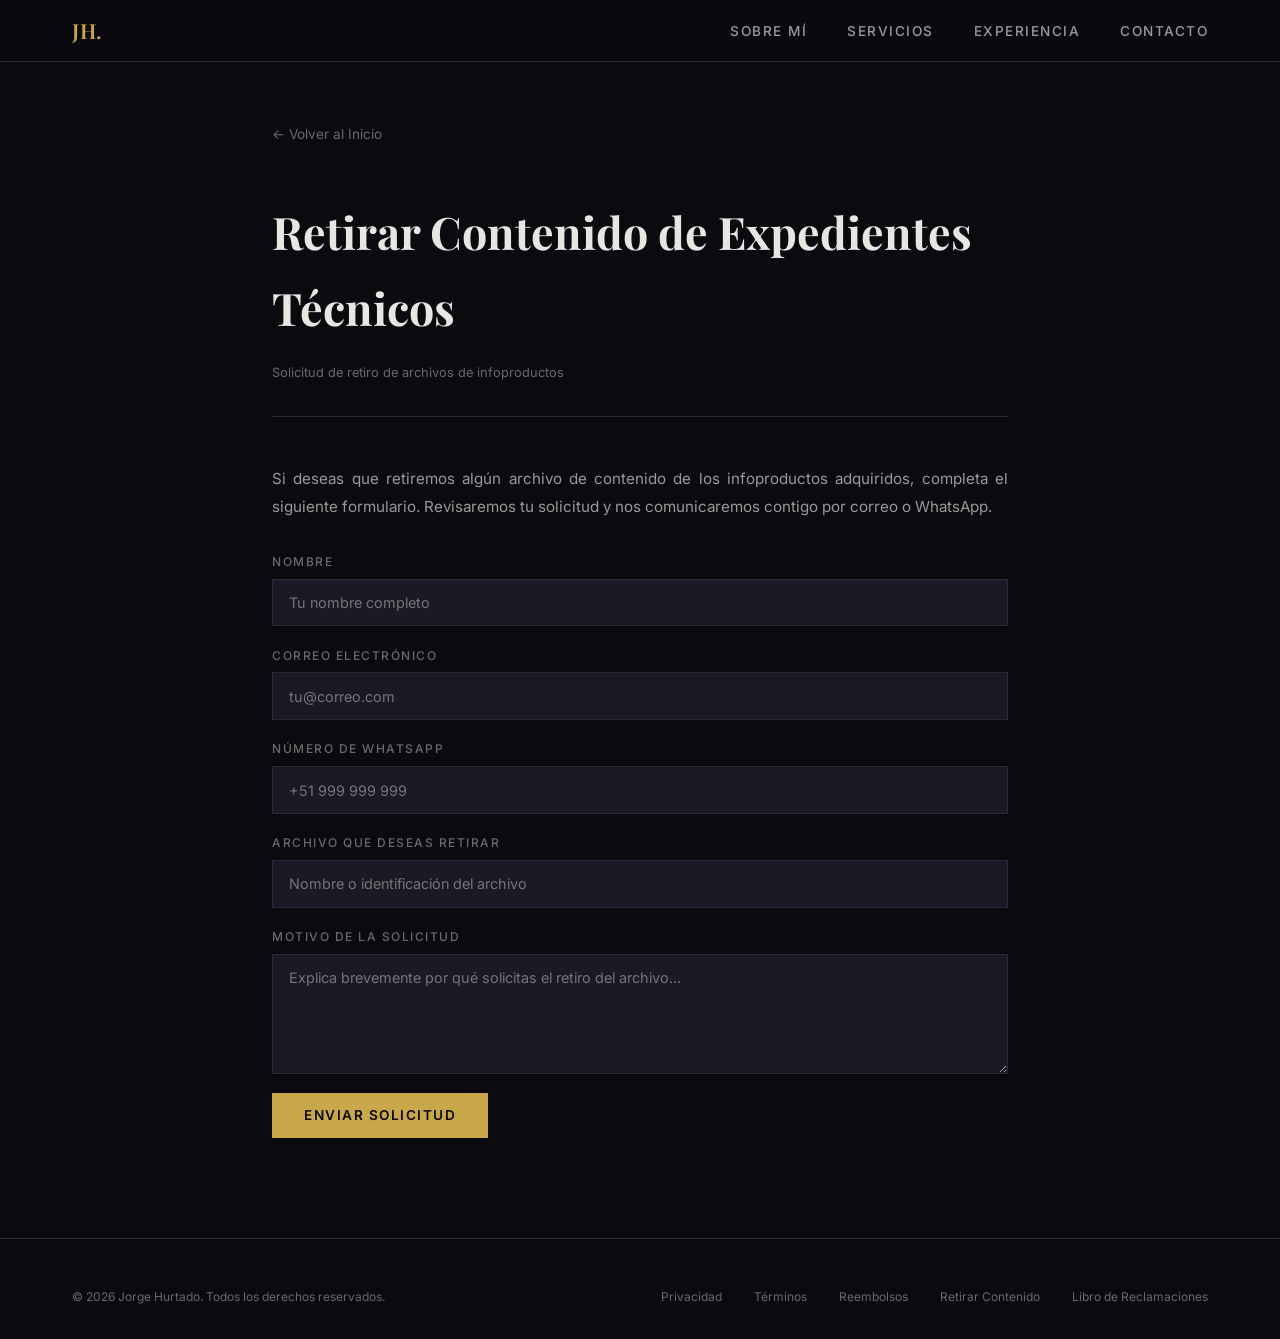
<file: retirar-contenido.html>
<!DOCTYPE html>
<html lang="es">
<head>
  <meta charset="UTF-8">
  <meta name="viewport" content="width=device-width, initial-scale=1.0">
  <title>Retirar Contenido — Jorge Hurtado</title>
  <meta name="description" content="Solicita la retirada de contenido de expedientes técnicos adquiridos en Jorge Hurtado, Ingeniero Civil Senior.">
  <link rel="preconnect" href="https://fonts.googleapis.com">
  <link rel="preconnect" href="https://fonts.gstatic.com" crossorigin>
  <link href="https://fonts.googleapis.com/css2?family=Inter:wght@300;400;500;600;700&family=Playfair+Display:wght@400;600;700&family=JetBrains+Mono:wght@400;500&display=swap" rel="stylesheet">
  <link rel="icon" type="image/svg+xml" href="images/logo.svg">
  <link rel="stylesheet" href="styles.css">
</head>
<body>

  <!-- NAVIGATION -->
  <nav class="nav scrolled" id="nav">
    <div class="nav-inner">
      <a href="index.html" class="nav-logo">JH.</a>
      <ul class="nav-links" id="navLinks">
        <li><a href="index.html#sobre-mi">Sobre Mí</a></li>
        <li><a href="index.html#servicios">Servicios</a></li>
        <li><a href="index.html#experiencia">Experiencia</a></li>
        <li><a href="index.html#contacto">Contacto</a></li>
      </ul>
      <button class="nav-toggle" id="navToggle" aria-label="Menú">
        <span></span><span></span><span></span>
      </button>
    </div>
  </nav>

  <!-- CONTENT -->
  <main class="legal-page">
    <div class="legal-container">
      <a href="index.html" class="legal-back">← Volver al Inicio</a>

      <h1 class="legal-title">Retirar Contenido de Expedientes Técnicos</h1>
      <div class="legal-updated">Solicitud de retiro de archivos de infoproductos</div>

      <div class="legal-content">
        <p>Si deseas que retiremos algún archivo de contenido de los infoproductos adquiridos, completa el siguiente formulario. Revisaremos tu solicitud y nos comunicaremos contigo por correo o WhatsApp.</p>

        <form class="contact-form" action="https://api.web3forms.com/submit" method="POST" onsubmit="handleSubmit(event)" style="margin-top: 2rem;">
          <input type="hidden" name="access_key" value="0cfcb793-e1e2-44a4-aaea-1705bb966cec">
          <input type="hidden" name="subject" value="retirar contenido de expedientes tecnicos">
          <input type="hidden" name="from_name" value="Retiro de Contenido">
          <input type="hidden" name="replyto" id="replyto" value="">

          <div class="form-group">
            <label for="name">Nombre</label>
            <input type="text" id="name" name="name" required placeholder="Tu nombre completo">
          </div>

          <div class="form-group">
            <label for="email">Correo Electrónico</label>
            <input type="email" id="email" name="email" required placeholder="tu@correo.com">
          </div>

          <div class="form-group">
            <label for="whatsapp">Número de WhatsApp</label>
            <input type="tel" id="whatsapp" name="whatsapp" required placeholder="+51 999 999 999">
          </div>

          <div class="form-group">
            <label for="archivo">Archivo que deseas retirar</label>
            <input type="text" id="archivo" name="archivo" required placeholder="Nombre o identificación del archivo">
          </div>

          <div class="form-group">
            <label for="motivo">Motivo de la solicitud</label>
            <textarea id="motivo" name="motivo" required placeholder="Explica brevemente por qué solicitas el retiro del archivo..."></textarea>
          </div>

          <button type="submit" class="btn btn-primary" style="align-self: flex-start;">
            Enviar Solicitud
          </button>
        </form>
      </div>
    </div>
  </main>

  <!-- FOOTER -->
  <footer class="footer">
    <div class="footer-inner">
      <div class="footer-bottom">
        <div class="footer-copy">© 2026 Jorge Hurtado. Todos los derechos reservados.</div>
        <div class="footer-legal">
          <a href="privacidad.html">Privacidad</a>
          <a href="terminos.html">Términos</a>
          <a href="reembolsos.html">Reembolsos</a>
          <a href="retirar-contenido.html">Retirar Contenido</a>
          <a href="https://docs.google.com/forms/d/e/1FAIpQLSc6-UUeUOH3_AMlY1svMd2LR1To4y-ToUEbB1d33BlJ3AC2iQ/viewform?usp=sharing&ouid=113939090749411451993" target="_blank">Libro de Reclamaciones</a>
        </div>
      </div>
    </div>
  </footer>

  <script>
    const navToggle = document.getElementById('navToggle');
    const navLinks = document.getElementById('navLinks');
    navToggle.addEventListener('click', () => navLinks.classList.toggle('active'));

    async function handleSubmit(e) {
      e.preventDefault();
      const form = e.target;
      const btn = form.querySelector('button[type="submit"]');
      const original = btn.textContent;
      form.replyto.value = form.email.value;
      btn.textContent = 'Enviando...';
      btn.disabled = true;

      try {
        const formData = new FormData(form);
        const resp = await fetch(form.action, { method: 'POST', body: formData });
        const data = await resp.json();

        if (data.success) {
          btn.textContent = 'Solicitud Enviada ✓';
          btn.style.background = '#2a6a3a';
          form.reset();
        } else {
          btn.textContent = 'Error, intenta de nuevo';
          btn.style.background = '#8b1a1a';
        }
      } catch {
        btn.textContent = 'Error de conexión';
        btn.style.background = '#8b1a1a';
      }

      btn.disabled = false;
      setTimeout(() => {
        btn.textContent = original;
        btn.style.background = '';
      }, 4000);
    }
  </script>

</body>
</html>
</file>
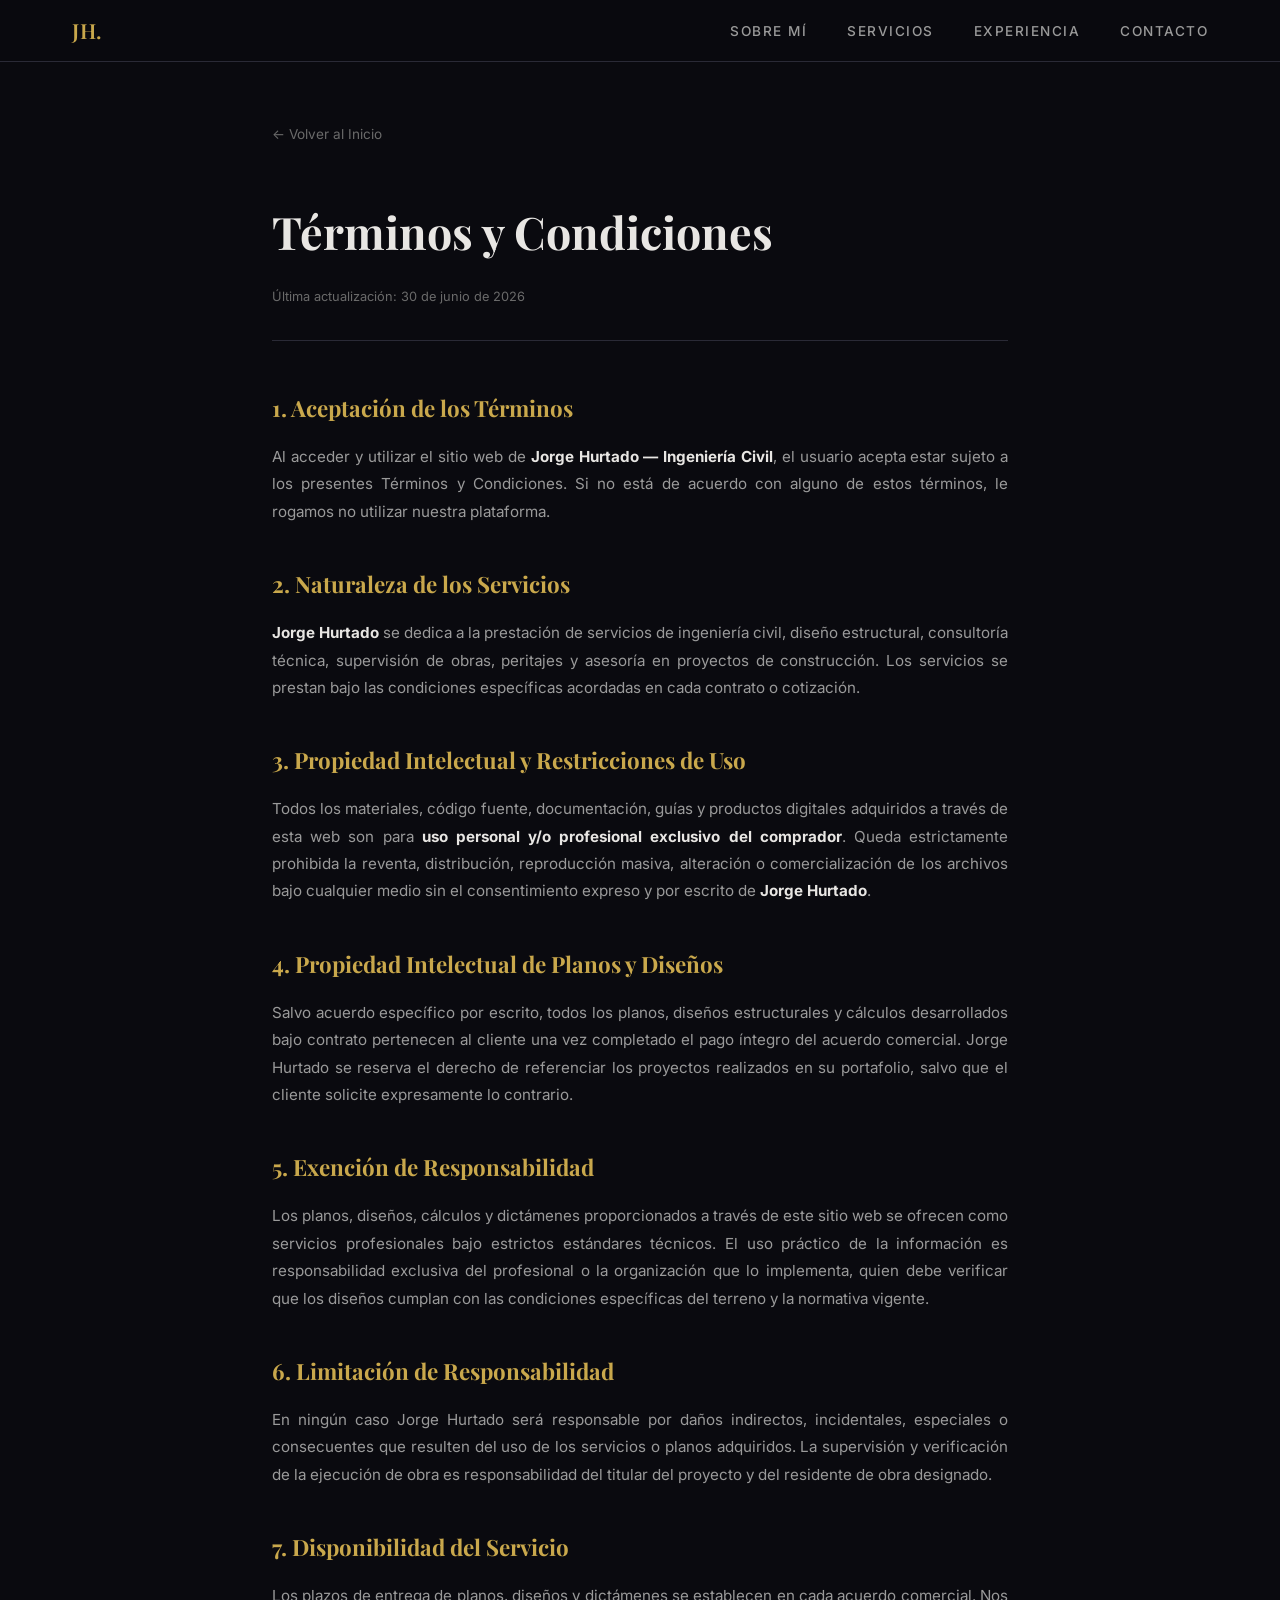
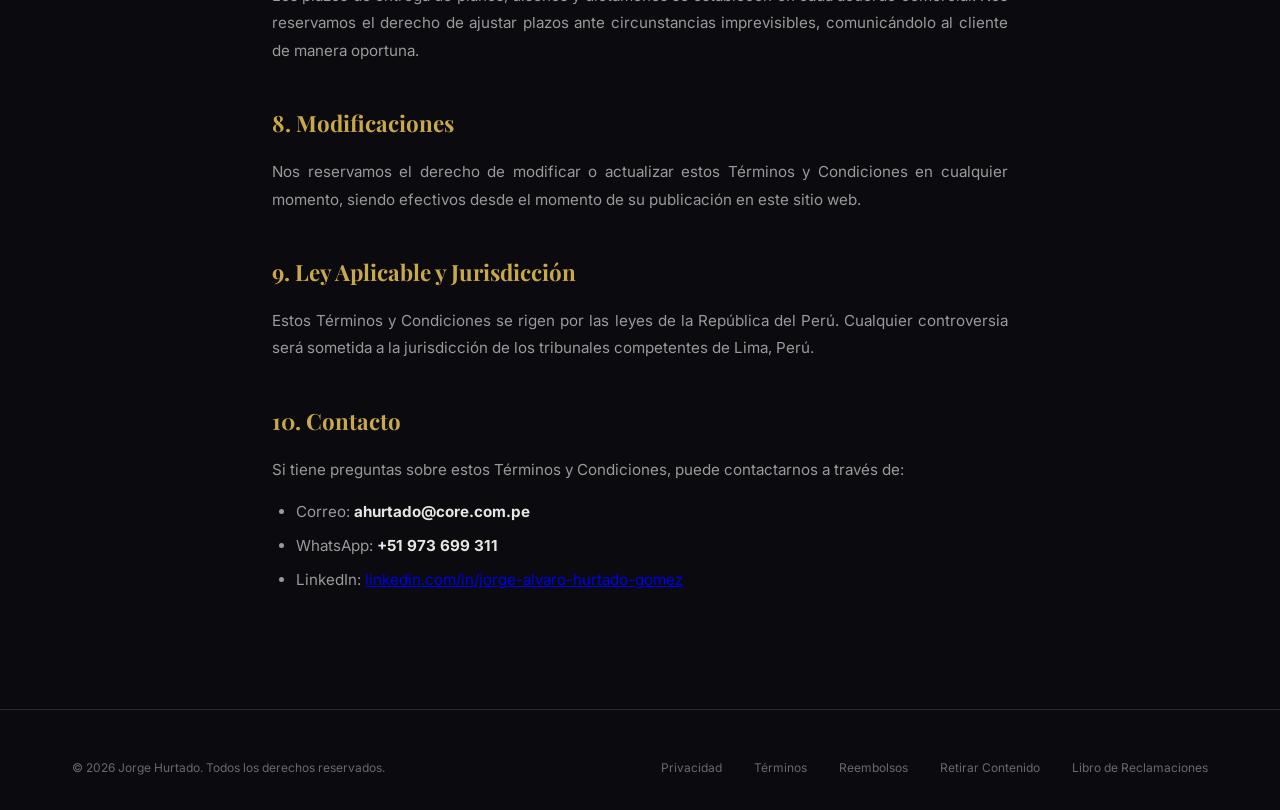
<file: terminos.html>
<!DOCTYPE html>
<html lang="es">
<head>
  <meta charset="UTF-8">
  <meta name="viewport" content="width=device-width, initial-scale=1.0">
  <title>Términos y Condiciones — Jorge Hurtado</title>
  <meta name="description" content="Términos y Condiciones de uso del sitio web de Jorge Hurtado, Ingeniero Civil Senior.">
  <link rel="preconnect" href="https://fonts.googleapis.com">
  <link rel="preconnect" href="https://fonts.gstatic.com" crossorigin>
  <link href="https://fonts.googleapis.com/css2?family=Inter:wght@300;400;500;600;700&family=Playfair+Display:wght@400;600;700&family=JetBrains+Mono:wght@400;500&display=swap" rel="stylesheet">
  <link rel="icon" type="image/svg+xml" href="images/logo.svg">
  <link rel="stylesheet" href="styles.css">
</head>
<body>

  <!-- NAVIGATION -->
  <nav class="nav scrolled" id="nav">
    <div class="nav-inner">
      <a href="index.html" class="nav-logo">JH.</a>
      <ul class="nav-links" id="navLinks">
        <li><a href="index.html#sobre-mi">Sobre Mí</a></li>
        <li><a href="index.html#servicios">Servicios</a></li>
        <li><a href="index.html#experiencia">Experiencia</a></li>
        <li><a href="index.html#contacto">Contacto</a></li>
      </ul>
      <button class="nav-toggle" id="navToggle" aria-label="Menú">
        <span></span><span></span><span></span>
      </button>
    </div>
  </nav>

  <!-- CONTENT -->
  <main class="legal-page">
    <div class="legal-container">
      <a href="index.html" class="legal-back">← Volver al Inicio</a>

      <h1 class="legal-title">Términos y Condiciones</h1>
      <div class="legal-updated">Última actualización: 30 de junio de 2026</div>

      <div class="legal-content">
        <h2>1. Aceptación de los Términos</h2>
        <p>Al acceder y utilizar el sitio web de <strong>Jorge Hurtado — Ingeniería Civil</strong>, el usuario acepta estar sujeto a los presentes Términos y Condiciones. Si no está de acuerdo con alguno de estos términos, le rogamos no utilizar nuestra plataforma.</p>

        <h2>2. Naturaleza de los Servicios</h2>
        <p><strong>Jorge Hurtado</strong> se dedica a la prestación de servicios de ingeniería civil, diseño estructural, consultoría técnica, supervisión de obras, peritajes y asesoría en proyectos de construcción. Los servicios se prestan bajo las condiciones específicas acordadas en cada contrato o cotización.</p>

        <h2>3. Propiedad Intelectual y Restricciones de Uso</h2>
        <p>Todos los materiales, código fuente, documentación, guías y productos digitales adquiridos a través de esta web son para <strong>uso personal y/o profesional exclusivo del comprador</strong>. Queda estrictamente prohibida la reventa, distribución, reproducción masiva, alteración o comercialización de los archivos bajo cualquier medio sin el consentimiento expreso y por escrito de <strong>Jorge Hurtado</strong>.</p>

        <h2>4. Propiedad Intelectual de Planos y Diseños</h2>
        <p>Salvo acuerdo específico por escrito, todos los planos, diseños estructurales y cálculos desarrollados bajo contrato pertenecen al cliente una vez completado el pago íntegro del acuerdo comercial. Jorge Hurtado se reserva el derecho de referenciar los proyectos realizados en su portafolio, salvo que el cliente solicite expresamente lo contrario.</p>

        <h2>5. Exención de Responsabilidad</h2>
        <p>Los planos, diseños, cálculos y dictámenes proporcionados a través de este sitio web se ofrecen como servicios profesionales bajo estrictos estándares técnicos. El uso práctico de la información es responsabilidad exclusiva del profesional o la organización que lo implementa, quien debe verificar que los diseños cumplan con las condiciones específicas del terreno y la normativa vigente.</p>

        <h2>6. Limitación de Responsabilidad</h2>
        <p>En ningún caso Jorge Hurtado será responsable por daños indirectos, incidentales, especiales o consecuentes que resulten del uso de los servicios o planos adquiridos. La supervisión y verificación de la ejecución de obra es responsabilidad del titular del proyecto y del residente de obra designado.</p>

        <h2>7. Disponibilidad del Servicio</h2>
        <p>Los plazos de entrega de planos, diseños y dictámenes se establecen en cada acuerdo comercial. Nos reservamos el derecho de ajustar plazos ante circunstancias imprevisibles, comunicándolo al cliente de manera oportuna.</p>

        <h2>8. Modificaciones</h2>
        <p>Nos reservamos el derecho de modificar o actualizar estos Términos y Condiciones en cualquier momento, siendo efectivos desde el momento de su publicación en este sitio web.</p>

        <h2>9. Ley Aplicable y Jurisdicción</h2>
        <p>Estos Términos y Condiciones se rigen por las leyes de la República del Perú. Cualquier controversia será sometida a la jurisdicción de los tribunales competentes de Lima, Perú.</p>

        <h2>10. Contacto</h2>
        <p>Si tiene preguntas sobre estos Términos y Condiciones, puede contactarnos a través de:</p>
        <ul>
          <li>Correo: <strong>ahurtado@core.com.pe</strong></li>
          <li>WhatsApp: <strong>+51 973 699 311</strong></li>
          <li>LinkedIn: <a href="https://linkedin.com/in/jorge-alvaro-hurtado-gomez/" target="_blank">linkedin.com/in/jorge-alvaro-hurtado-gomez</a></li>
        </ul>
      </div>
    </div>
  </main>

  <!-- FOOTER -->
  <footer class="footer">
    <div class="footer-inner">
      <div class="footer-bottom">
        <div class="footer-copy">© 2026 Jorge Hurtado. Todos los derechos reservados.</div>
        <div class="footer-legal">
          <a href="privacidad.html">Privacidad</a>
          <a href="terminos.html">Términos</a>
          <a href="reembolsos.html">Reembolsos</a>
          <a href="retirar-contenido.html">Retirar Contenido</a>
          <a href="https://docs.google.com/forms/d/e/1FAIpQLSc6-UUeUOH3_AMlY1svMd2LR1To4y-ToUEbB1d33BlJ3AC2iQ/viewform?usp=sharing&ouid=113939090749411451993" target="_blank">Libro de Reclamaciones</a>
        </div>
      </div>
    </div>
  </footer>

  <script>
    const navToggle = document.getElementById('navToggle');
    const navLinks = document.getElementById('navLinks');
    navToggle.addEventListener('click', () => navLinks.classList.toggle('active'));
  </script>

</body>
</html>
</file>
<file: styles.css>
:root {
  --bg-primary: #0a0a0f;
  --bg-secondary: #12121a;
  --bg-card: #1a1a26;
  --bg-card-hover: #22222e;
  --text-primary: #e8e6e3;
  --text-secondary: #9a9a9a;
  --text-muted: #6a6a6a;
  --accent: #c9a84c;
  --accent-dim: #a8883a;
  --accent-glow: rgba(201, 168, 76, 0.15);
  --border: #2a2a36;
  --border-light: #3a3a46;
  --gradient-gold: linear-gradient(135deg, #c9a84c 0%, #e2c97a 50%, #c9a84c 100%);
  --font-heading: 'Playfair Display', Georgia, serif;
  --font-body: 'Inter', -apple-system, BlinkMacSystemFont, sans-serif;
  --font-mono: 'JetBrains Mono', 'Fira Code', monospace;
  --max-width: 1200px;
  --section-padding: 100px 0;
}

*, *::before, *::after {
  margin: 0;
  padding: 0;
  box-sizing: border-box;
}

html {
  scroll-behavior: smooth;
  font-size: 16px;
}

body {
  font-family: var(--font-body);
  background-color: var(--bg-primary);
  color: var(--text-primary);
  line-height: 1.7;
  -webkit-font-smoothing: antialiased;
  -moz-osx-font-smoothing: grayscale;
  text-align: justify;
}

::selection {
  background: var(--accent);
  color: var(--bg-primary);
}

/* ── NAVIGATION ── */
.nav {
  position: fixed;
  top: 0;
  left: 0;
  right: 0;
  z-index: 1000;
  padding: 1.2rem 0;
  transition: all 0.4s ease;
  background: transparent;
}

.nav.scrolled {
  background: rgba(10, 10, 15, 0.92);
  backdrop-filter: blur(20px);
  -webkit-backdrop-filter: blur(20px);
  border-bottom: 1px solid var(--border);
  padding: 0.8rem 0;
}

.nav-inner {
  max-width: var(--max-width);
  margin: 0 auto;
  padding: 0 2rem;
  display: flex;
  justify-content: space-between;
  align-items: center;
}

.nav-logo {
  font-family: var(--font-heading);
  font-size: 1.3rem;
  color: var(--accent);
  text-decoration: none;
  letter-spacing: 0.5px;
  font-weight: 600;
}

.nav-links {
  display: flex;
  gap: 2.5rem;
  list-style: none;
}

.nav-links a {
  color: var(--text-secondary);
  text-decoration: none;
  font-size: 0.85rem;
  text-transform: uppercase;
  letter-spacing: 1.5px;
  font-weight: 500;
  transition: color 0.3s ease;
  position: relative;
}

.nav-links a::after {
  content: '';
  position: absolute;
  bottom: -4px;
  left: 0;
  width: 0;
  height: 1px;
  background: var(--accent);
  transition: width 0.3s ease;
}

.nav-links a:hover {
  color: var(--accent);
}

.nav-links a:hover::after {
  width: 100%;
}

.nav-toggle {
  display: none;
  flex-direction: column;
  gap: 5px;
  cursor: pointer;
  background: none;
  border: none;
  padding: 5px;
}

.nav-toggle span {
  width: 24px;
  height: 2px;
  background: var(--text-primary);
  transition: all 0.3s ease;
}

/* ── HERO ── */
.hero {
  min-height: 100vh;
  display: flex;
  align-items: center;
  position: relative;
  overflow: hidden;
}

.hero-bg {
  position: absolute;
  inset: 0;
  background: 
    radial-gradient(ellipse at 20% 50%, rgba(201, 168, 76, 0.04) 0%, transparent 50%),
    radial-gradient(ellipse at 80% 20%, rgba(201, 168, 76, 0.03) 0%, transparent 40%);
}

.hero-grid {
  position: absolute;
  inset: 0;
  background-image: 
    linear-gradient(rgba(201, 168, 76, 0.03) 1px, transparent 1px),
    linear-gradient(90deg, rgba(201, 168, 76, 0.03) 1px, transparent 1px);
  background-size: 60px 60px;
  mask-image: radial-gradient(ellipse at center, black 30%, transparent 70%);
  -webkit-mask-image: radial-gradient(ellipse at center, black 30%, transparent 70%);
}

.hero-content {
  max-width: var(--max-width);
  margin: 0 auto;
  padding: 0 2rem;
  position: relative;
  z-index: 1;
  display: grid;
  grid-template-columns: 1fr 1fr;
  gap: 4rem;
  align-items: center;
}

.hero-text {
  padding-right: 2rem;
}

.hero-photo {
  display: flex;
  justify-content: center;
  align-items: center;
}

.hero-photo-slot {
  width: 100%;
  max-width: 450px;
  aspect-ratio: 4 / 5;
}

.hero-label {
  display: inline-flex;
  align-items: center;
  gap: 0.5rem;
  font-size: 0.8rem;
  text-transform: uppercase;
  letter-spacing: 3px;
  color: var(--accent);
  margin-bottom: 2rem;
  font-weight: 500;
}

.hero-label::before {
  content: '';
  width: 40px;
  height: 1px;
  background: var(--accent);
}

.hero-name {
  font-family: var(--font-heading);
  font-size: clamp(3rem, 7vw, 5.5rem);
  font-weight: 700;
  line-height: 1.05;
  margin-bottom: 1.5rem;
  color: var(--text-primary);
}

.hero-name .accent {
  background: var(--gradient-gold);
  -webkit-background-clip: text;
  -webkit-text-fill-color: transparent;
  background-clip: text;
}

.hero-title {
  font-size: clamp(1.05rem, 2vw, 1.25rem);
  color: var(--text-secondary);
  margin-bottom: 2.5rem;
  font-weight: 300;
  max-width: 520px;
}

.hero-meta {
  display: flex;
  gap: 3rem;
  margin-top: 3rem;
  padding-top: 3rem;
  border-top: 1px solid var(--border);
}

.hero-stat {
  text-align: left;
}

.hero-stat-number {
  font-family: var(--font-heading);
  font-size: 2.5rem;
  color: var(--accent);
  line-height: 1;
  margin-bottom: 0.3rem;
}

.hero-stat-label {
  font-size: 0.75rem;
  text-transform: uppercase;
  letter-spacing: 2px;
  color: var(--text-muted);
}

.hero-cta {
  display: flex;
  gap: 1.5rem;
  margin-top: 3rem;
}

.btn {
  display: inline-flex;
  align-items: center;
  gap: 0.5rem;
  padding: 0.9rem 2rem;
  font-size: 0.85rem;
  text-transform: uppercase;
  letter-spacing: 1.5px;
  font-weight: 600;
  text-decoration: none;
  border: none;
  cursor: pointer;
  transition: all 0.3s ease;
  font-family: var(--font-body);
}

.btn-primary {
  background: var(--accent);
  color: var(--bg-primary);
}

.btn-primary:hover {
  background: #dbb85a;
  transform: translateY(-2px);
  box-shadow: 0 8px 30px rgba(201, 168, 76, 0.3);
}

.btn-outline {
  background: transparent;
  color: var(--text-primary);
  border: 1px solid var(--border-light);
}

.btn-outline:hover {
  border-color: var(--accent);
  color: var(--accent);
  transform: translateY(-2px);
}

/* ── SECTIONS ── */
.section {
  padding: var(--section-padding);
  position: relative;
}

.section-header {
  max-width: var(--max-width);
  margin: 0 auto;
  padding: 0 2rem 4rem;
}

.section-label {
  display: inline-flex;
  align-items: center;
  gap: 0.5rem;
  font-size: 0.75rem;
  text-transform: uppercase;
  letter-spacing: 3px;
  color: var(--accent);
  margin-bottom: 1rem;
  font-weight: 500;
}

.section-label::before {
  content: '';
  width: 30px;
  height: 1px;
  background: var(--accent);
}

.section-title {
  font-family: var(--font-heading);
  font-size: clamp(2rem, 4vw, 3rem);
  font-weight: 700;
  margin-bottom: 1rem;
}

.section-subtitle {
  font-size: 1.05rem;
  color: var(--text-secondary);
  max-width: 600px;
  font-weight: 300;
}

.section-divider {
  max-width: var(--max-width);
  margin: 0 auto;
  padding: 0 2rem;
}

.section-divider hr {
  border: none;
  height: 1px;
  background: var(--border);
}

/* ── ABOUT ── */
.about-grid {
  max-width: var(--max-width);
  margin: 0 auto;
  padding: 0 2rem;
  display: grid;
  grid-template-columns: 1fr 1fr;
  gap: 4rem;
  align-items: stretch;
}

.about-text p {
  color: var(--text-secondary);
  margin-bottom: 1.5rem;
  font-size: 1rem;
  text-align: justify;
}

.about-text p:first-of-type {
  font-size: 1.15rem;
  color: var(--text-primary);
  line-height: 1.8;
  text-align: justify;
}

.about-highlights {
  display: grid;
  grid-template-columns: 1fr 1fr;
  gap: 1.5rem;
  margin-top: 2rem;
}

.highlight-card {
  background: var(--bg-card);
  border: 1px solid var(--border);
  padding: 1.5rem;
  transition: all 0.3s ease;
}

.highlight-card:hover {
  border-color: var(--accent);
  background: var(--bg-card-hover);
  transform: translateY(-2px);
}

.highlight-icon {
  font-size: 1.5rem;
  margin-bottom: 0.8rem;
}

.highlight-title {
  font-size: 0.9rem;
  font-weight: 600;
  margin-bottom: 0.3rem;
}

.highlight-desc {
  font-size: 0.8rem;
  color: var(--text-muted);
}

/* ── SERVICES ── */
.services-grid {
  max-width: var(--max-width);
  margin: 0 auto;
  padding: 0 2rem;
  display: grid;
  grid-template-columns: repeat(3, 1fr);
  gap: 1.5rem;
}

.service-card {
  background: var(--bg-card);
  border: 1px solid var(--border);
  padding: 2.5rem 2rem;
  transition: all 0.4s ease;
  position: relative;
  overflow: hidden;
}

.service-card::before {
  content: '';
  position: absolute;
  top: 0;
  left: 0;
  right: 0;
  height: 2px;
  background: var(--gradient-gold);
  transform: scaleX(0);
  transform-origin: left;
  transition: transform 0.4s ease;
}

.service-card:hover::before {
  transform: scaleX(1);
}

.service-card:hover {
  border-color: var(--accent);
  background: var(--bg-card-hover);
  transform: translateY(-4px);
  box-shadow: 0 20px 60px rgba(0, 0, 0, 0.3);
}

.service-number {
  font-family: var(--font-mono);
  font-size: 0.7rem;
  color: var(--accent-dim);
  margin-bottom: 1.5rem;
  letter-spacing: 1px;
}

.service-title {
  font-family: var(--font-heading);
  font-size: 1.3rem;
  margin-bottom: 1rem;
  font-weight: 600;
}

.service-desc {
  font-size: 0.9rem;
  color: var(--text-secondary);
  line-height: 1.7;
  text-align: justify;
}

.service-tags {
  display: flex;
  flex-wrap: wrap;
  gap: 0.5rem;
  margin-top: 1.5rem;
}

.service-tag {
  font-size: 0.7rem;
  padding: 0.3rem 0.7rem;
  background: var(--accent-glow);
  color: var(--accent);
  border: 1px solid rgba(201, 168, 76, 0.2);
  text-transform: uppercase;
  letter-spacing: 0.5px;
}

/* ── EXPERIENCE ── */
.experience-container {
  max-width: var(--max-width);
  margin: 0 auto;
  padding: 0 2rem;
}

.experience-timeline {
  position: relative;
  padding-left: 3rem;
}

.experience-timeline::before {
  content: '';
  position: absolute;
  left: 0;
  top: 0;
  bottom: 0;
  width: 1px;
  background: var(--border);
}

.timeline-item {
  position: relative;
  padding-bottom: 3rem;
}

.timeline-item:last-child {
  padding-bottom: 0;
}

.timeline-dot {
  position: absolute;
  left: -3rem;
  top: 0.3rem;
  width: 11px;
  height: 11px;
  border-radius: 50%;
  background: var(--bg-primary);
  border: 2px solid var(--accent);
  z-index: 1;
  transform: translateX(-5px);
}

.timeline-date {
  font-family: var(--font-mono);
  font-size: 0.75rem;
  color: var(--accent);
  margin-bottom: 0.5rem;
  letter-spacing: 1px;
}

.timeline-role {
  font-family: var(--font-heading);
  font-size: 1.3rem;
  margin-bottom: 0.3rem;
}

.timeline-company {
  font-size: 0.95rem;
  color: var(--text-secondary);
  margin-bottom: 0.8rem;
}

.timeline-desc {
  font-size: 0.9rem;
  color: var(--text-muted);
  max-width: 600px;
  line-height: 1.7;
  text-align: justify;
}

/* ── SKILLS ── */
.skills-container {
  max-width: var(--max-width);
  margin: 0 auto;
  padding: 0 2rem;
}

.skills-grid {
  display: grid;
  grid-template-columns: repeat(3, 1fr);
  gap: 2rem;
}

.skill-group-title {
  font-size: 0.75rem;
  text-transform: uppercase;
  letter-spacing: 2px;
  color: var(--accent);
  margin-bottom: 1.5rem;
  font-weight: 600;
  padding-bottom: 0.8rem;
  border-bottom: 1px solid var(--border);
}

.skill-item {
  display: flex;
  justify-content: space-between;
  align-items: center;
  padding: 0.6rem 0;
  border-bottom: 1px solid rgba(42, 42, 54, 0.5);
}

.skill-name {
  font-size: 0.9rem;
  color: var(--text-secondary);
}

.skill-level {
  font-family: var(--font-mono);
  font-size: 0.7rem;
  color: var(--accent-dim);
}

/* ── CONTACT ── */
.contact-container {
  max-width: var(--max-width);
  margin: 0 auto;
  padding: 0 2rem;
  display: grid;
  grid-template-columns: 1fr 1fr;
  gap: 4rem;
}

.contact-info h3 {
  font-family: var(--font-heading);
  font-size: 1.8rem;
  margin-bottom: 1rem;
}

.contact-info p {
  color: var(--text-secondary);
  margin-bottom: 2rem;
}

.contact-links {
  display: flex;
  flex-direction: column;
  gap: 1.2rem;
}

.contact-link {
  display: flex;
  align-items: center;
  gap: 1rem;
  color: var(--text-secondary);
  text-decoration: none;
  font-size: 0.95rem;
  transition: color 0.3s ease;
}

.contact-link:hover {
  color: var(--accent);
}

.contact-link-icon {
  width: 40px;
  height: 40px;
  border: 1px solid var(--border);
  display: flex;
  align-items: center;
  justify-content: center;
  font-size: 0.9rem;
  transition: all 0.3s ease;
  flex-shrink: 0;
}

.contact-link:hover .contact-link-icon {
  border-color: var(--accent);
  background: var(--accent-glow);
}

.contact-form {
  display: flex;
  flex-direction: column;
  gap: 1.2rem;
}

.form-group {
  display: flex;
  flex-direction: column;
  gap: 0.4rem;
}

.form-group label {
  font-size: 0.75rem;
  text-transform: uppercase;
  letter-spacing: 1.5px;
  color: var(--text-muted);
  font-weight: 500;
}

.form-group input,
.form-group textarea {
  background: var(--bg-card);
  border: 1px solid var(--border);
  padding: 0.9rem 1rem;
  color: var(--text-primary);
  font-family: var(--font-body);
  font-size: 0.9rem;
  transition: border-color 0.3s ease;
  outline: none;
}

.form-group input:focus,
.form-group textarea:focus {
  border-color: var(--accent);
}

.form-group textarea {
  resize: vertical;
  min-height: 120px;
}

/* ── FOOTER ── */
.footer {
  border-top: 1px solid var(--border);
  padding: 3rem 0 2rem;
  margin-top: 0;
}

.footer-inner {
  max-width: var(--max-width);
  margin: 0 auto;
  padding: 0 2rem;
}

.footer-top {
  display: flex;
  justify-content: space-between;
  align-items: start;
  margin-bottom: 3rem;
  padding-bottom: 2rem;
  border-bottom: 1px solid var(--border);
}

.footer-brand {
  font-family: var(--font-heading);
  font-size: 1.3rem;
  color: var(--accent);
  margin-bottom: 0.5rem;
}

.footer-tagline {
  font-size: 0.85rem;
  color: var(--text-muted);
}

.footer-nav {
  display: flex;
  gap: 3rem;
}

.footer-col-title {
  font-size: 0.7rem;
  text-transform: uppercase;
  letter-spacing: 2px;
  color: var(--text-muted);
  margin-bottom: 1rem;
  font-weight: 600;
}

.footer-col ul {
  list-style: none;
  display: flex;
  flex-direction: column;
  gap: 0.6rem;
}

.footer-col a {
  color: var(--text-secondary);
  text-decoration: none;
  font-size: 0.85rem;
  transition: color 0.3s ease;
}

.footer-col a:hover {
  color: var(--accent);
}

.footer-bottom {
  display: flex;
  justify-content: space-between;
  align-items: center;
}

.footer-copy {
  font-size: 0.75rem;
  color: var(--text-muted);
}

.footer-legal {
  display: flex;
  gap: 2rem;
}

.footer-legal a {
  font-size: 0.75rem;
  color: var(--text-muted);
  text-decoration: none;
  transition: color 0.3s ease;
}

.footer-legal a:hover {
  color: var(--accent);
}

/* ── LEGAL PAGES ── */
.legal-page {
  min-height: 100vh;
  padding-top: 120px;
}

.legal-container {
  max-width: 800px;
  margin: 0 auto;
  padding: 0 2rem 100px;
}

.legal-back {
  display: inline-flex;
  align-items: center;
  gap: 0.5rem;
  color: var(--text-muted);
  text-decoration: none;
  font-size: 0.85rem;
  margin-bottom: 3rem;
  transition: color 0.3s ease;
}

.legal-back:hover {
  color: var(--accent);
}

.legal-title {
  font-family: var(--font-heading);
  font-size: clamp(2rem, 4vw, 2.8rem);
  margin-bottom: 1rem;
  text-align: left;
}

.legal-updated {
  font-size: 0.8rem;
  color: var(--text-muted);
  margin-bottom: 3rem;
  padding-bottom: 2rem;
  border-bottom: 1px solid var(--border);
}

.legal-content h2 {
  font-family: var(--font-heading);
  font-size: 1.4rem;
  margin-top: 2.5rem;
  margin-bottom: 1rem;
  color: var(--accent);
}

.legal-content h3 {
  font-size: 1.1rem;
  margin-top: 2rem;
  margin-bottom: 0.8rem;
}

.legal-content p {
  color: var(--text-secondary);
  margin-bottom: 1rem;
  font-size: 0.95rem;
  line-height: 1.8;
  text-align: justify;
}

.legal-content ul, .legal-content ol {
  color: var(--text-secondary);
  margin-bottom: 1rem;
  padding-left: 1.5rem;
}

.legal-content li {
  margin-bottom: 0.5rem;
  font-size: 0.95rem;
  line-height: 1.7;
}

.legal-content strong {
  color: var(--text-primary);
}

.legal-content em {
  color: var(--text-muted);
  font-style: italic;
}

/* ── IMAGE PLACEHOLDERS ── */
.img-slot {
  background: var(--bg-card);
  border: 2px dashed var(--border-light);
  display: flex;
  align-items: center;
  justify-content: center;
  position: relative;
  overflow: hidden;
  transition: border-color 0.3s ease;
}

.img-slot:hover {
  border-color: var(--accent-dim);
}

.img-slot img {
  width: 100%;
  height: 100%;
  object-fit: cover;
}

.img-slot-label {
  font-family: var(--font-mono);
  font-size: 0.7rem;
  color: var(--text-muted);
  text-transform: uppercase;
  letter-spacing: 1px;
  text-align: center;
  padding: 1rem;
}

/* About image */
.about-image-wrap {
  display: flex;
  align-items: stretch;
}

.about-img {
  width: 100%;
  min-height: 400px;
}

/* Service card image */
.service-img {
  width: 100%;
  height: 180px;
  margin-bottom: 1.5rem;
}

/* Project cards */
.projects-grid {
  max-width: var(--max-width);
  margin: 0 auto;
  padding: 0 2rem;
  display: grid;
  grid-template-columns: repeat(2, 1fr);
  gap: 2rem;
}

.project-card {
  background: var(--bg-card);
  border: 1px solid var(--border);
  overflow: hidden;
  transition: all 0.4s ease;
}

.project-card:hover {
  border-color: var(--accent);
  transform: translateY(-4px);
  box-shadow: 0 20px 60px rgba(0, 0, 0, 0.3);
}

.project-img {
  width: 100%;
  height: 340px;
}

.project-info {
  padding: 2rem;
}

.project-title {
  font-family: var(--font-heading);
  font-size: 1.2rem;
  margin-bottom: 0.8rem;
}

.project-desc {
  font-size: 0.9rem;
  color: var(--text-secondary);
  line-height: 1.7;
  margin-bottom: 1.2rem;
  text-align: justify;
}

.project-tags {
  display: flex;
  flex-wrap: wrap;
  gap: 0.5rem;
}

/* ── ANIMATIONS ── */
.fade-in {
  opacity: 0;
  transform: translateY(30px);
  transition: all 0.8s cubic-bezier(0.16, 1, 0.3, 1);
}

.fade-in.visible {
  opacity: 1;
  transform: translateY(0);
}

/* ── RESPONSIVE ── */
@media (max-width: 968px) {
  .about-grid {
    grid-template-columns: 1fr;
    gap: 3rem;
  }

  .services-grid {
    grid-template-columns: 1fr 1fr;
  }

  .skills-grid {
    grid-template-columns: 1fr 1fr;
  }

  .contact-container {
    grid-template-columns: 1fr;
    gap: 3rem;
  }

  .hero-content {
    grid-template-columns: 1fr;
    gap: 3rem;
    text-align: center;
  }

  .hero-text {
    padding-right: 0;
  }

  .hero-photo {
    order: -1;
  }

  .hero-photo-slot {
    max-width: 300px;
  }

  .hero-label {
    justify-content: center;
  }

  .hero-label::before {
    display: none;
  }

  .hero-title {
    margin-left: auto;
    margin-right: auto;
  }

  .hero-meta {
    justify-content: center;
    gap: 2rem;
  }

  .hero-cta {
    justify-content: center;
  }

  .hero-meta {
    gap: 2rem;
  }

  .footer-top {
    flex-direction: column;
    gap: 2rem;
  }

  .footer-nav {
    gap: 2rem;
    flex-wrap: wrap;
  }
}

@media (max-width: 768px) {
  :root {
    --section-padding: 60px 0;
  }

  .nav-links {
    display: none;
    position: fixed;
    top: 0;
    left: 0;
    right: 0;
    bottom: 0;
    background: rgba(10, 10, 15, 0.98);
    flex-direction: column;
    align-items: center;
    justify-content: center;
    gap: 2rem;
    z-index: 999;
  }

  .nav-links.active {
    display: flex;
  }

  .nav-links a {
    font-size: 1.2rem;
  }

  .nav-toggle {
    display: flex;
    z-index: 1001;
  }

  .hero-meta {
    flex-wrap: wrap;
    gap: 1.5rem;
  }

  .hero-cta {
    flex-direction: column;
  }

  .services-grid {
    grid-template-columns: 1fr;
  }

  .skills-grid {
    grid-template-columns: 1fr;
  }

  .projects-grid {
    grid-template-columns: 1fr;
  }

  .about-highlights {
    grid-template-columns: 1fr;
  }

  .footer-bottom {
    flex-direction: column;
    gap: 1rem;
    text-align: center;
  }

  .footer-legal {
    flex-wrap: wrap;
    justify-content: center;
    gap: 1rem;
  }
}

@media (max-width: 480px) {
  .hero-name {
    font-size: 2.5rem;
  }

  .hero-stat-number {
    font-size: 2rem;
  }

  .section-title {
    font-size: 1.8rem;
  }
}
</file>
